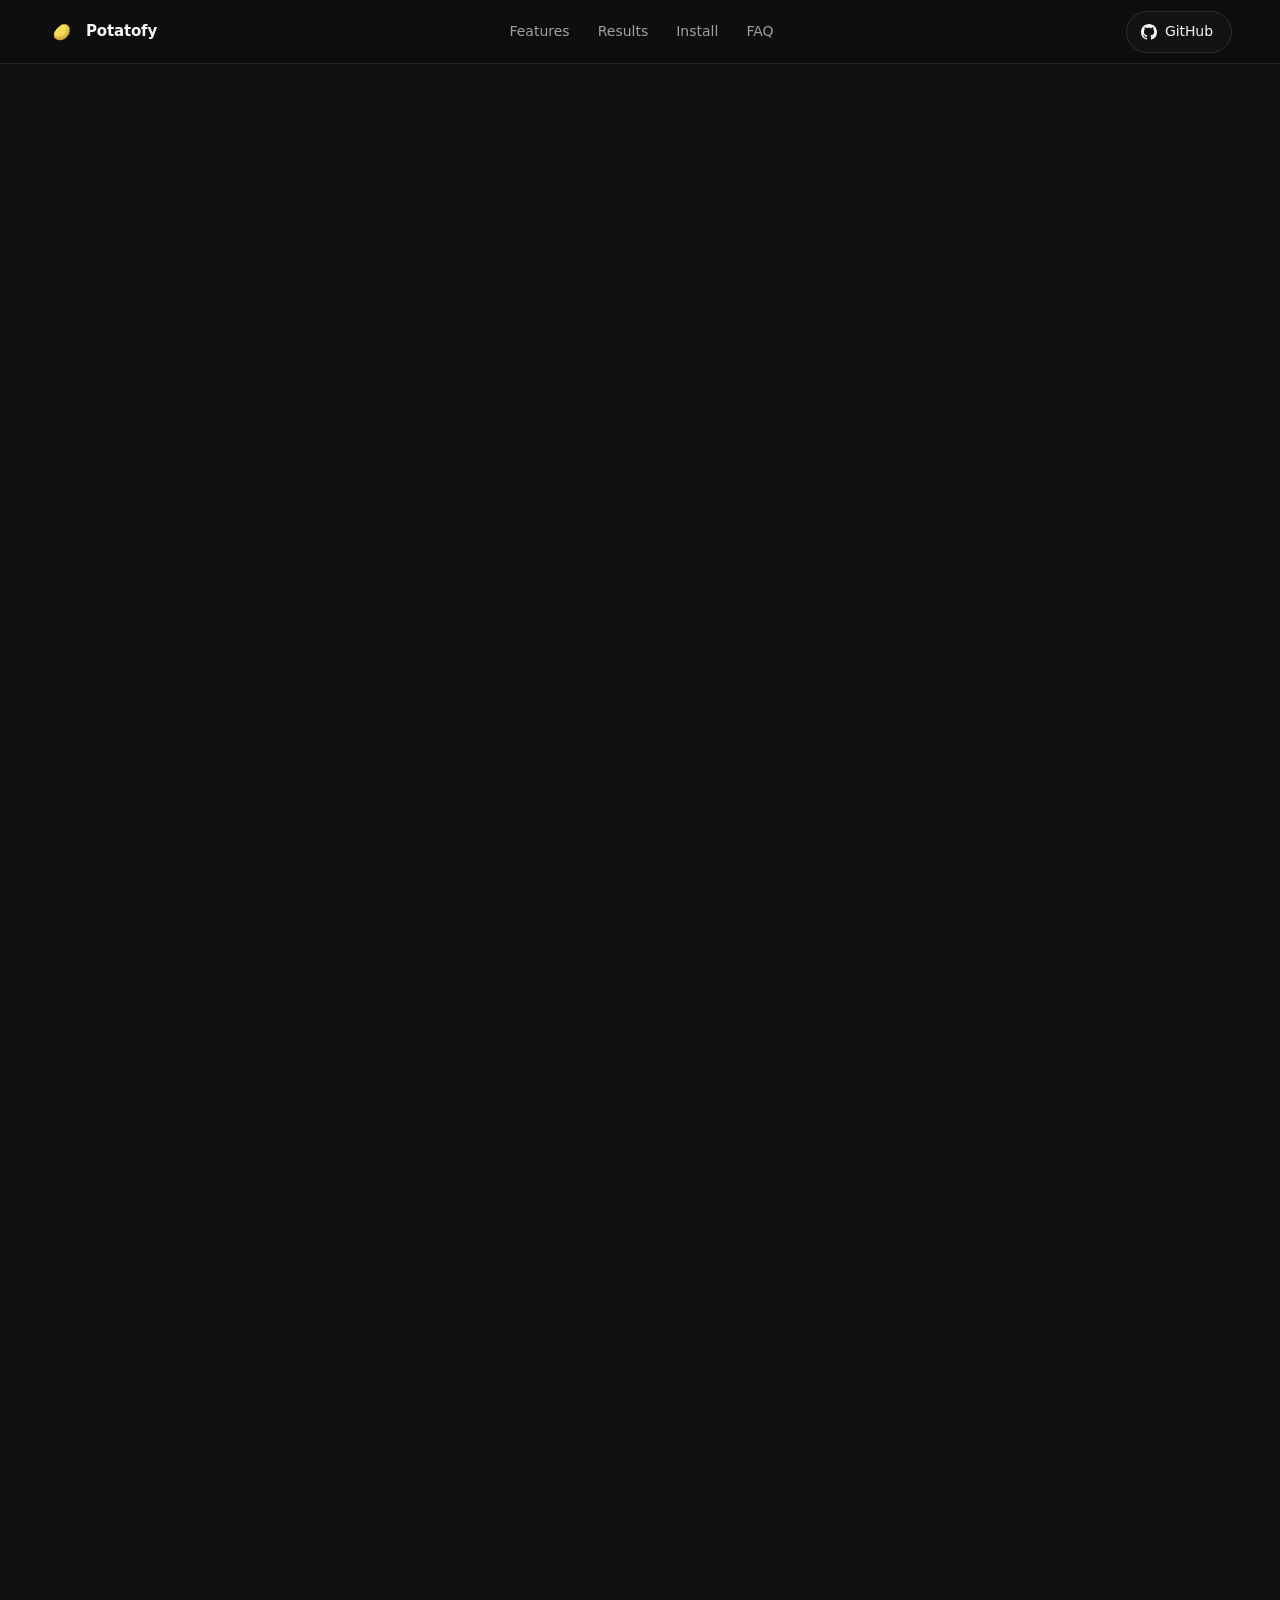
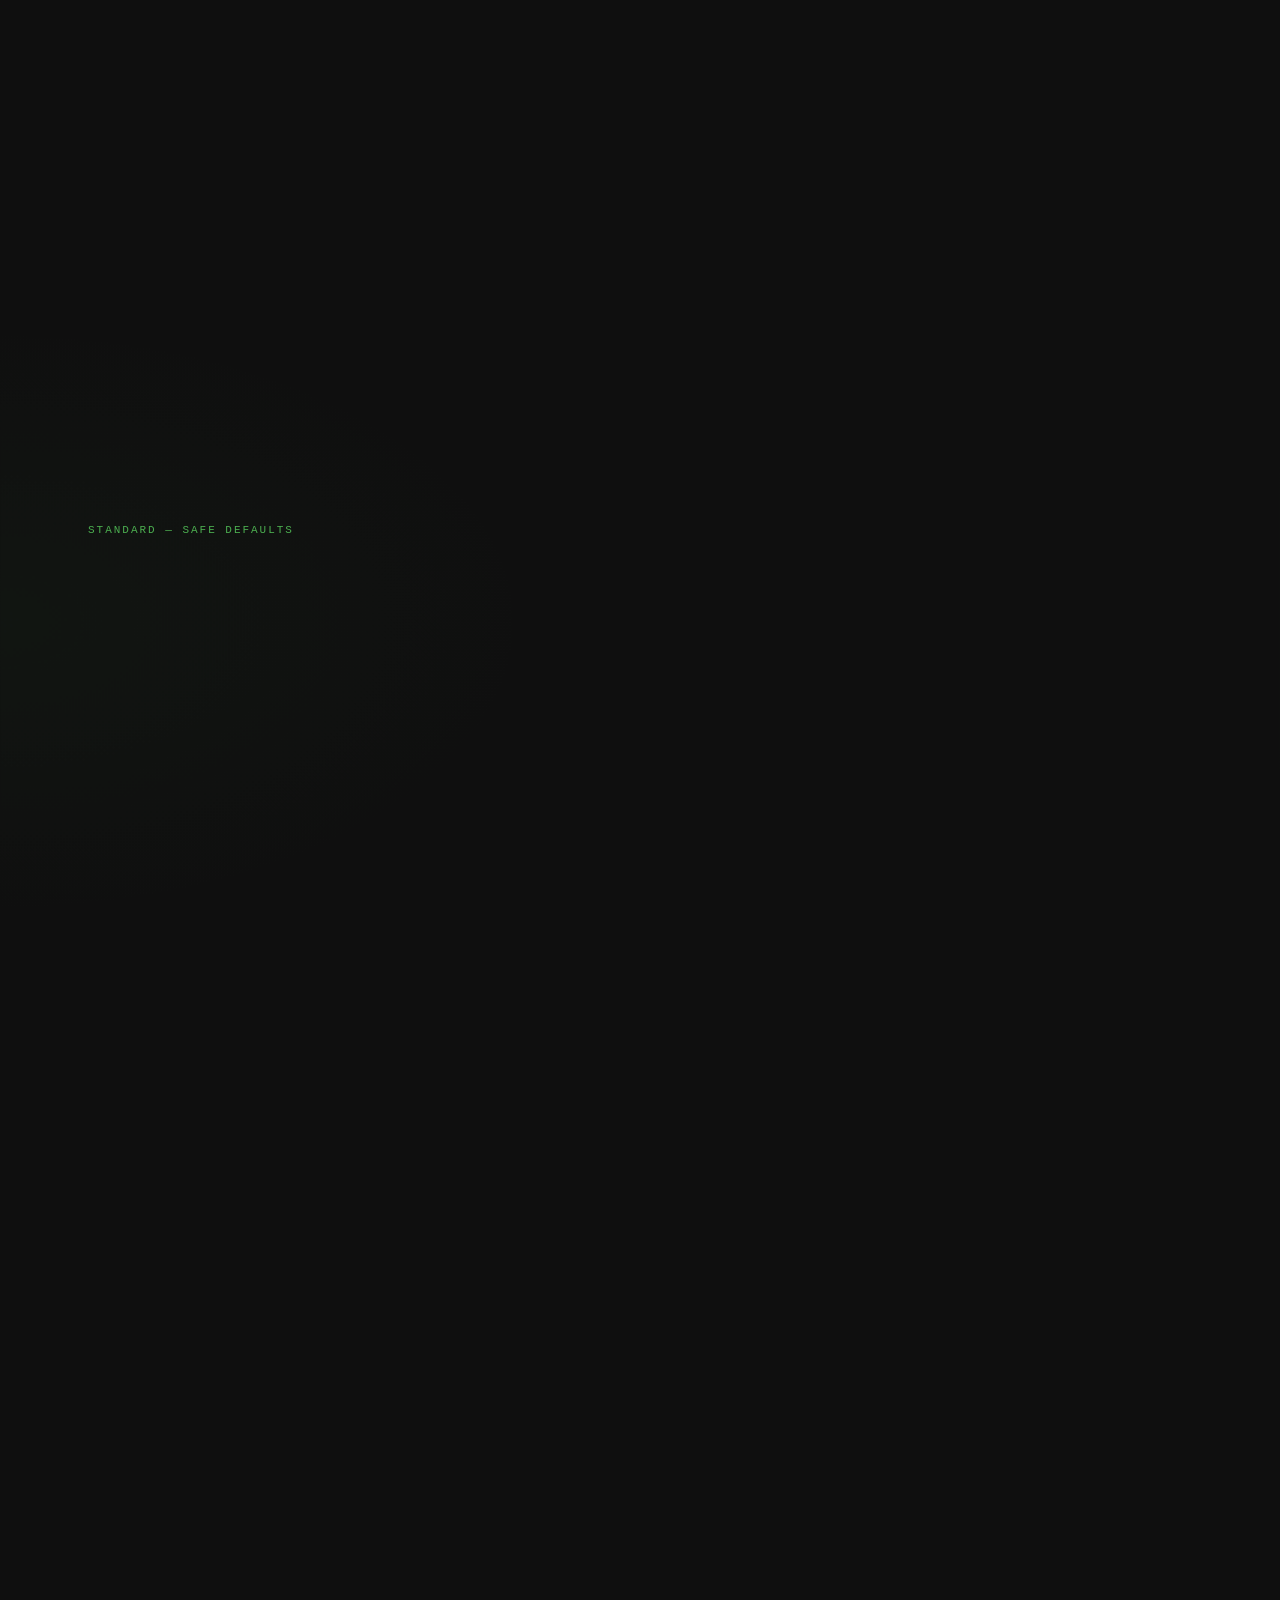
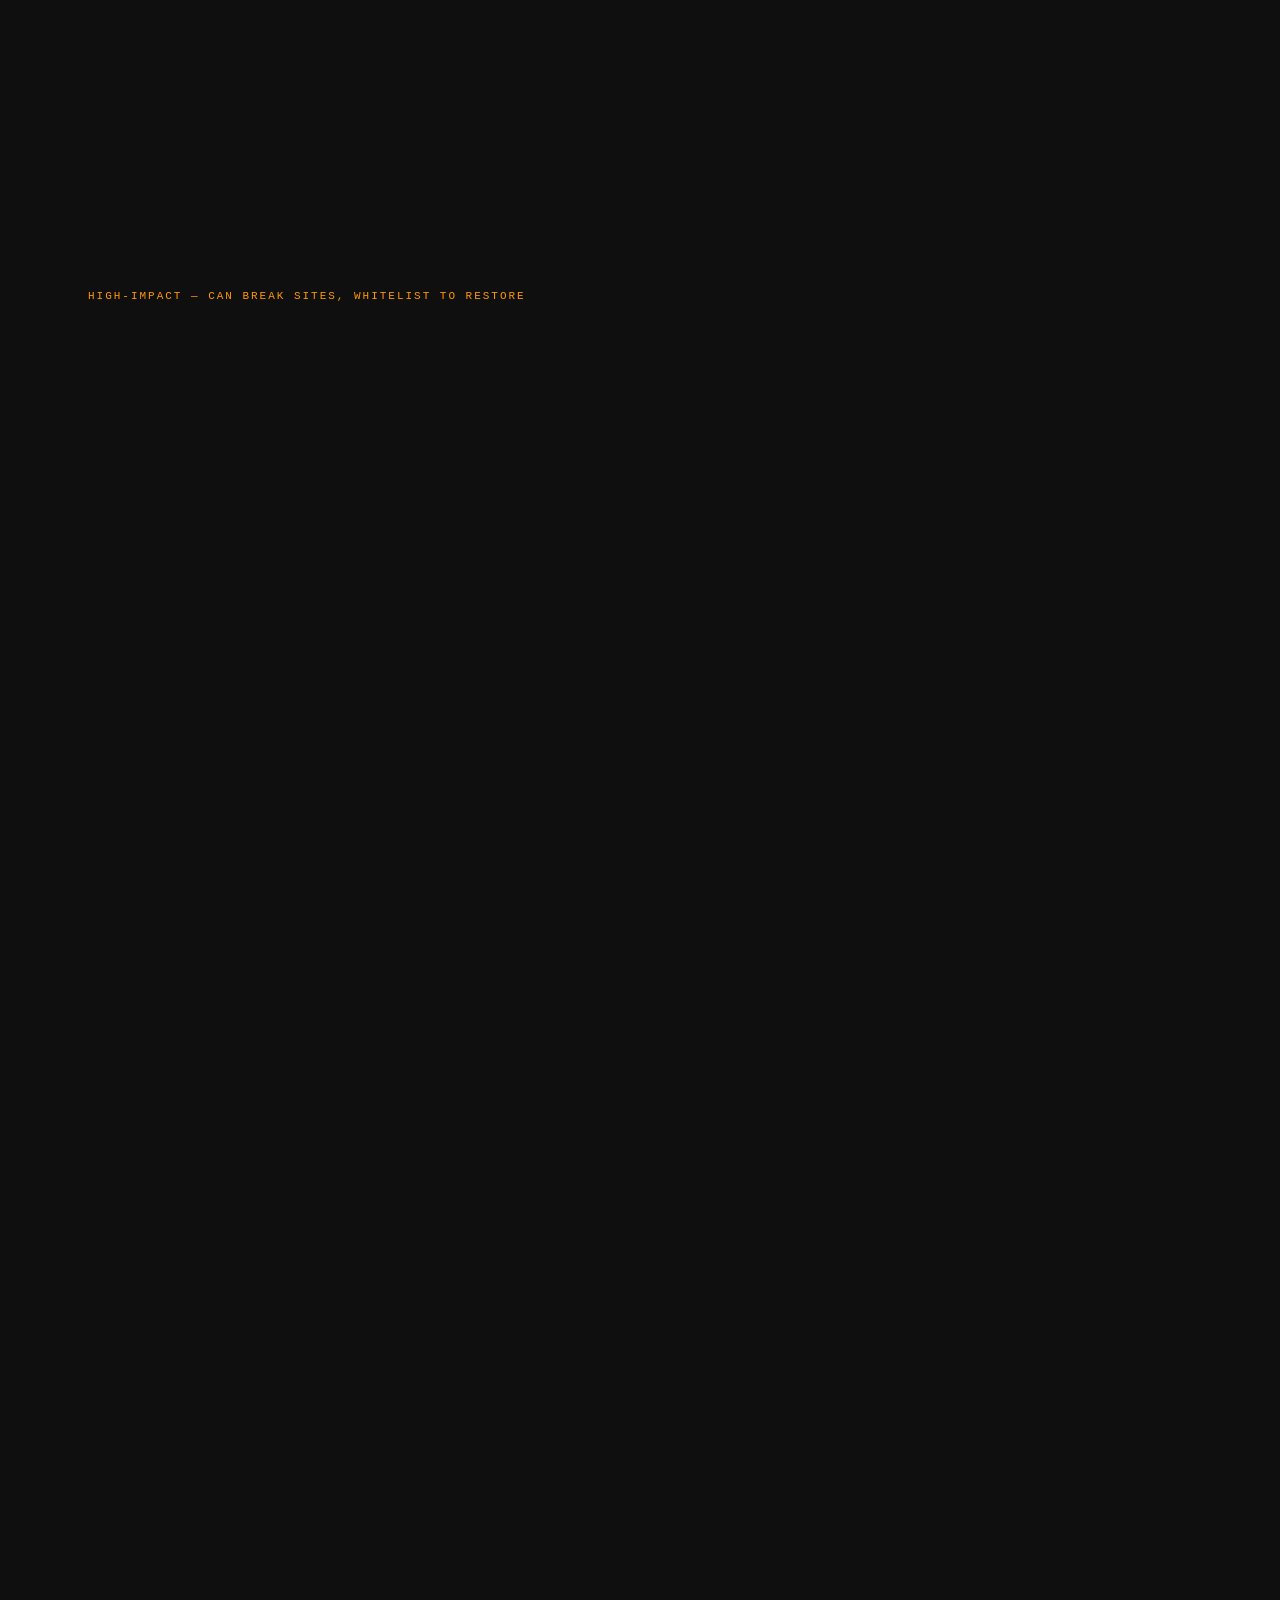
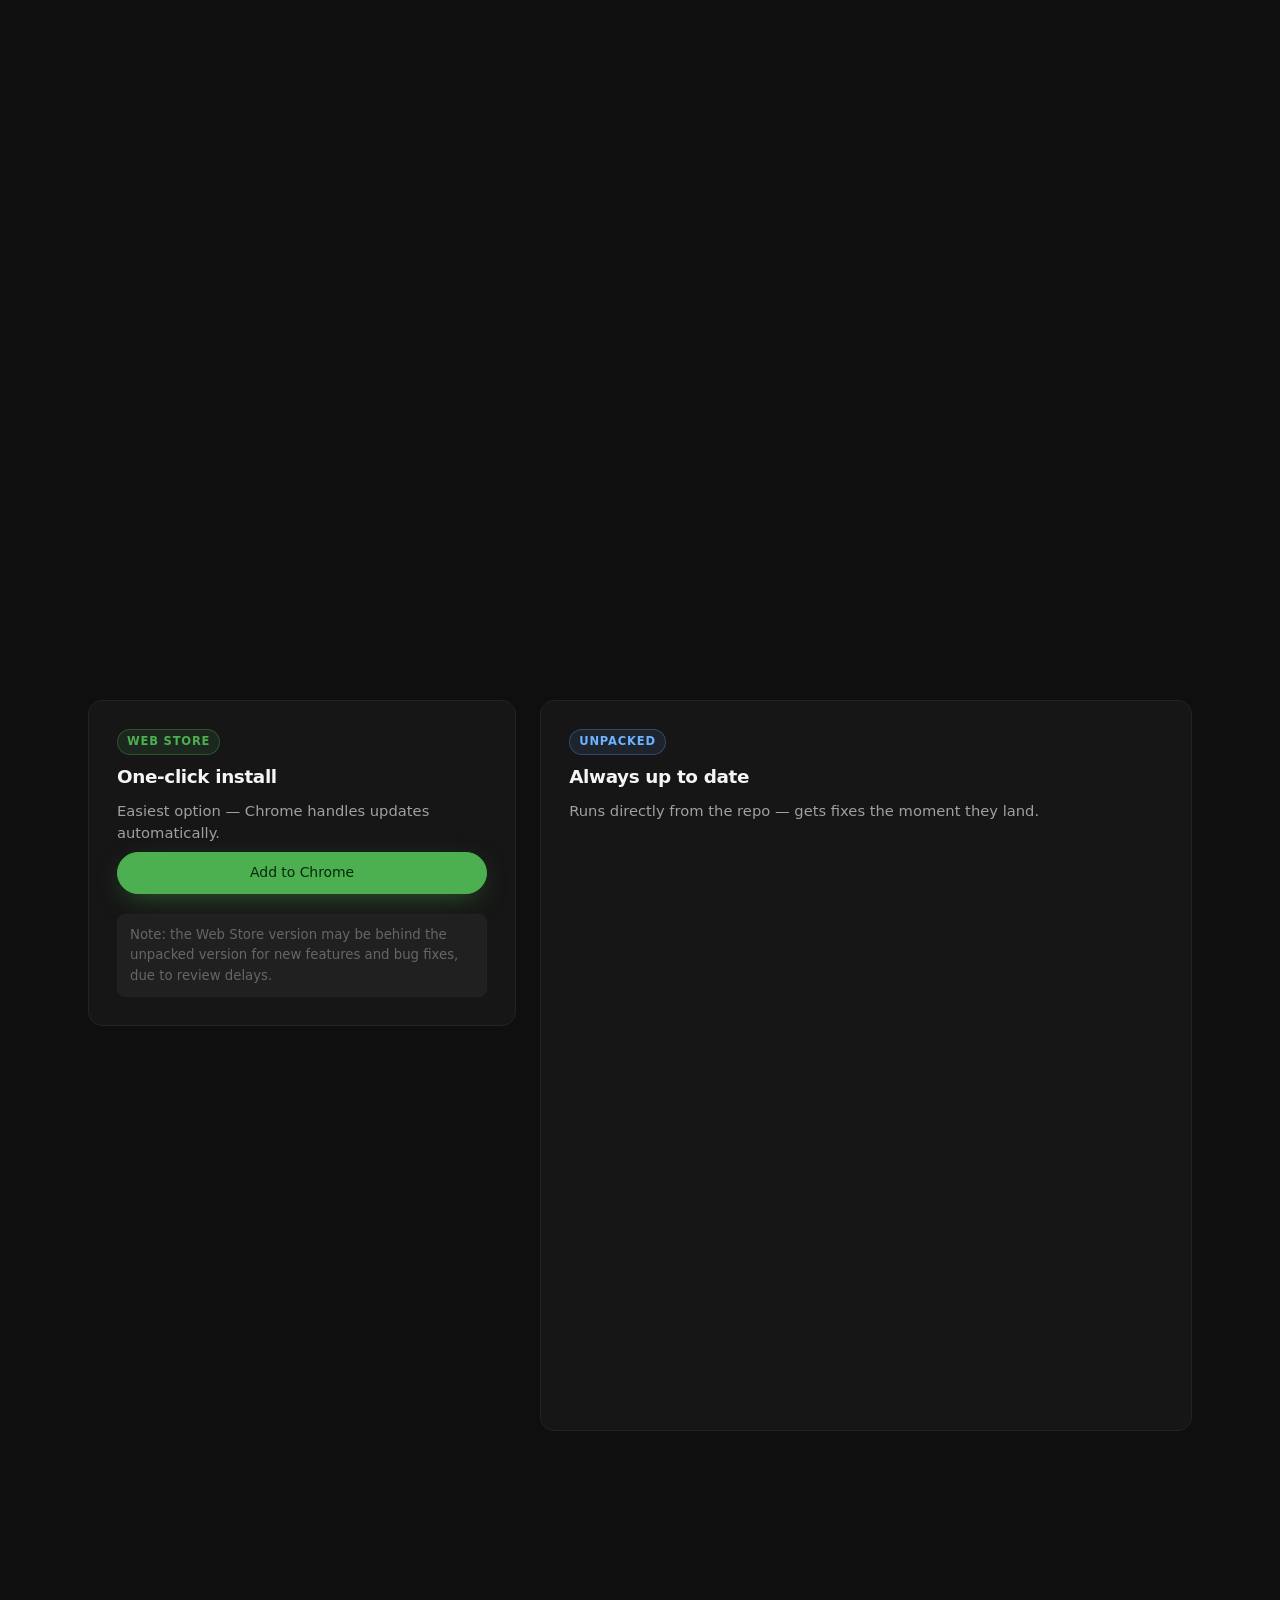
<file: docs/index.html>
<!doctype html>
<html lang="en">
<head>
  <meta charset="utf-8" />
  <meta name="viewport" content="width=device-width, initial-scale=1" />
  <meta name="color-scheme" content="dark" />
  <title>Potatofy - Browsing for the underpowered</title>
  <meta name="description" content="A Chrome extension that reclaims memory, GPU, and bandwidth on Raspberry Pi and low-spec hardware. Block trackers, suspend idle tabs, freeze background JavaScript, kill autoplay, block 3rd-party scripts, and more." />

  <meta property="og:title" content="Potatofy - Browsing for the underpowered" />
  <meta property="og:description" content="Reclaims ~784 MB of RAM on a Raspberry Pi 5. 16 features, 13 on by default." />
  <meta property="og:type" content="website" />
  <meta property="og:url" content="https://funnykid7.github.io/Potatofy-extension/" />
  <meta property="og:image" content="https://funnykid7.github.io/Potatofy-extension/assets/potato.png" />
  <meta name="twitter:card" content="summary_large_image" />

  <link rel="icon" type="image/svg+xml" href="assets/favicon.svg" />
  <link rel="alternate icon" href="assets/icon48.png" />
  <link rel="stylesheet" href="styles.css" />
  <meta http-equiv="Content-Security-Policy" content="default-src 'self'; style-src 'self'; img-src 'self' data:; script-src 'self'" />
  <meta http-equiv="X-Content-Type-Options" content="nosniff" />
</head>
<body>

<a class="skip-link" href="#main">Skip to content</a>

<header class="nav">
  <a class="nav-brand" href="#top" aria-label="Potatofy home">
    <img src="assets/icon48.png" alt="" class="nav-logo" width="28" height="28" />
    <span class="nav-wordmark">Potatofy</span>
  </a>
  <nav class="nav-links" aria-label="Primary">
    <a href="#features">Features</a>
    <a href="#numbers">Results</a>
    <a href="#install">Install</a>
    <a href="#faq">FAQ</a>
  </nav>
  <a class="btn btn-ghost btn-github" href="https://github.com/Funnykid7/Potatofy-extension" target="_blank" rel="noopener">
    <svg viewBox="0 0 16 16" width="16" height="16" aria-hidden="true" fill="currentColor"><path d="M8 0C3.58 0 0 3.58 0 8a8 8 0 0 0 5.47 7.59c.4.07.55-.17.55-.38 0-.19-.01-.82-.01-1.49-2.01.37-2.53-.49-2.69-.94-.09-.23-.48-.94-.82-1.13-.28-.15-.68-.52-.01-.53.63-.01 1.08.58 1.23.82.72 1.21 1.87.87 2.33.66.07-.52.28-.87.51-1.07-1.78-.2-3.64-.89-3.64-3.95 0-.87.31-1.59.82-2.15-.08-.2-.36-1.02.08-2.12 0 0 .67-.21 2.2.82.64-.18 1.32-.27 2-.27.68 0 1.36.09 2 .27 1.53-1.04 2.2-.82 2.2-.82.44 1.1.16 1.92.08 2.12.51.56.82 1.27.82 2.15 0 3.07-1.87 3.75-3.65 3.95.29.25.54.73.54 1.48 0 1.07-.01 1.93-.01 2.2 0 .21.15.46.55.38A8.01 8.01 0 0 0 16 8c0-4.42-3.58-8-8-8Z"/></svg>
    <span>GitHub</span>
  </a>
</header>

<main id="main">

<a id="top" tabindex="-1"></a>

<section class="hero">
  <div class="hero-grid">
    <div class="hero-copy">
      <p class="eyebrow">Chromium MV3 extension · v1.2.1</p>
      <h1 class="hero-headline">Browsing for the<br/><em>underpowered.</em></h1>
      <p class="hero-sub">Potatofy strips out the heavy parts of the modern web so a Raspberry Pi (or any low-spec box) can still browse without melting. 16 features, 13 on by default, nothing phoning home.</p>
      <div class="hero-cta">
        <a class="btn btn-primary" href="https://chromewebstore.google.com/detail/nlebndhmjpjklkdjagndaagmbpgdnbai" target="_blank" rel="noopener">
          <svg viewBox="0 0 24 24" width="16" height="16" aria-hidden="true" fill="none" stroke="currentColor" stroke-width="1.8" stroke-linecap="round" stroke-linejoin="round"><path d="M21 15v4a2 2 0 0 1-2 2H5a2 2 0 0 1-2-2v-4"/><polyline points="7 10 12 15 17 10"/><line x1="12" y1="15" x2="12" y2="3"/></svg>
          <span>Add to Chrome</span>
        </a>
        <a class="btn btn-ghost" href="#install">Install (unpacked)</a>
        <a class="btn btn-ghost" href="https://github.com/Funnykid7/Potatofy-extension" target="_blank" rel="noopener">
          <svg viewBox="0 0 16 16" width="16" height="16" aria-hidden="true" fill="currentColor"><path d="M8 0C3.58 0 0 3.58 0 8a8 8 0 0 0 5.47 7.59c.4.07.55-.17.55-.38 0-.19-.01-.82-.01-1.49-2.01.37-2.53-.49-2.69-.94-.09-.23-.48-.94-.82-1.13-.28-.15-.68-.52-.01-.53.63-.01 1.08.58 1.23.82.72 1.21 1.87.87 2.33.66.07-.52.28-.87.51-1.07-1.78-.2-3.64-.89-3.64-3.95 0-.87.31-1.59.82-2.15-.08-.2-.36-1.02.08-2.12 0 0 .67-.21 2.2.82.64-.18 1.32-.27 2-.27.68 0 1.36.09 2 .27 1.53-1.04 2.2-.82 2.2-.82.44 1.1.16 1.92.08 2.12.51.56.82 1.27.82 2.15 0 3.07-1.87 3.75-3.65 3.95.29.25.54.73.54 1.48 0 1.07-.01 1.93-.01 2.2 0 .21.15.46.55.38A8.01 8.01 0 0 0 16 8c0-4.42-3.58-8-8-8Z"/></svg>
          <span>GitHub</span>
        </a>
      </div>
    </div>

    <div class="hero-mock" aria-hidden="true">
      <div class="popup-mock">
        <div class="popup-head">
          <img src="assets/icon48.png" alt="" width="32" height="32" class="popup-logo" />
          <div class="popup-title">
            <strong>Potato<em>fy</em></strong>
            <span>guarding your potato</span>
          </div>
        </div>
        <div class="popup-stats">
          <div class="popup-stats-head">
            <span class="popup-stats-label">
              <select class="popup-scope-select" aria-label="Stats scope" tabindex="-1">
                <option>this session</option>
                <option>all-time</option>
              </select>
            </span>
            <span class="popup-stats-chip">example</span>
          </div>
          <div class="popup-stat-row">
            <span>RAM saved</span>
            <span class="num accent">784 MB</span>
          </div>
          <div class="popup-stat-row">
            <span>Bandwidth saved</span>
            <span class="num">12.4 MB</span>
          </div>
          <div class="popup-stat-row">
            <span>Time saved</span>
            <span class="num">~4.2 s</span>
          </div>
          <div class="popup-stat-row">
            <span>Requests blocked</span>
            <span class="num">312</span>
          </div>
          <div class="popup-stat-row">
            <span>3rd-party scripts</span>
            <span class="num warn">47</span>
          </div>
          <div class="popup-stat-row">
            <span>Tabs discarded</span>
            <span class="num">7</span>
          </div>
        </div>
        <div class="popup-section-label">Standard</div>
        <div class="popup-toggles">
          <div class="popup-toggle"><span>Block trackers &amp; ads</span><span class="sw on"></span></div>
          <div class="popup-toggle"><span>Suspend idle tabs</span><span class="sw on"></span></div>
          <div class="popup-toggle"><span>Freeze background JS</span><span class="sw on"></span></div>
          <div class="popup-toggle"><span>Lazy-load images</span><span class="sw on"></span></div>
          <div class="popup-toggle"><span>Kill heavy animations</span><span class="sw on"></span></div>
          <div class="popup-toggle"><span>Kill autoplay media</span><span class="sw on"></span></div>
          <div class="popup-toggle"><span>Strip prefetch hints</span><span class="sw on"></span></div>
          <div class="popup-toggle"><span>Pause background video</span><span class="sw on"></span></div>
        </div>
        <div class="popup-section-label popup-section-label--max">Maximum savings</div>
        <div class="popup-toggles">
          <div class="popup-toggle"><span>Block 3rd-party scripts</span><span class="sw on"></span></div>
          <div class="popup-toggle"><span>Block 3rd-party images</span><span class="sw on"></span></div>
          <div class="popup-toggle"><span>Site-specific killers</span><span class="sw on"></span></div>
          <div class="popup-toggle"><span>Defer video loading</span><span class="sw on"></span></div>
          <div class="popup-toggle"><span>Low-quality images</span><span class="sw"></span></div>
        </div>
        <div class="popup-section-label">Memory pressure</div>
        <div class="popup-toggles">
          <div class="popup-toggle"><span>Auto-discard on low RAM</span><span class="sw on"></span></div>
        </div>
      </div>
    </div>
  </div>
</section>

<section class="numbers" id="numbers">
  <div class="numbers-wrap">
    <p class="numbers-label">Peak memory reclaimed</p>
    <p class="numbers-stat"><span class="minus">-</span>784<span class="unit">MB</span></p>
    <p class="numbers-context">Measured on a Raspberry Pi 5 with 8 GB RAM, Chromium 148, identical browsing session. Roughly 17% of total peak memory, freed without changing how the web looks to you.</p>
  </div>
</section>

<section class="features" id="features">
  <header class="section-head">
    <h2>What it actually does.</h2>
    <p>Ten standard features and five aggressive maximum-savings features — four on by default (low-quality images is opt-in). Flip any off, or whitelist a site with one click.</p>
  </header>

  <p class="features-group-label">Standard — safe defaults</p>
  <div class="bento">
    <article class="card card-wide card-feature">
      <div class="card-icon" aria-hidden="true">
        <svg viewBox="0 0 24 24" width="22" height="22" fill="none" stroke="currentColor" stroke-width="1.6" stroke-linecap="round" stroke-linejoin="round"><path d="M12 2 4 5v7c0 4.5 3.5 8.5 8 10 4.5-1.5 8-5.5 8-10V5l-8-3Z"/></svg>
      </div>
      <h3>Blocks trackers, ads &amp; web fonts before they load.</h3>
      <p>Network-layer blocking via Chrome's declarative rules — no per-request CPU cost. 190 domains cover the usual analytics, ad networks, and font CDNs.</p>
    </article>

    <article class="card card-feature">
      <div class="card-icon" aria-hidden="true">
        <svg viewBox="0 0 24 24" width="22" height="22" fill="none" stroke="currentColor" stroke-width="1.6" stroke-linecap="round" stroke-linejoin="round"><rect x="3" y="6" width="18" height="13" rx="2"/><path d="M3 10h18"/><circle cx="7" cy="8" r=".5" fill="currentColor"/></svg>
      </div>
      <h3>Discards idle tabs.</h3>
      <p>If you haven't touched a tab in a configurable interval (default 5 min), it goes to sleep. The tab stays in your strip; the memory does not.</p>
    </article>

    <article class="card card-feature">
      <div class="card-icon" aria-hidden="true">
        <svg viewBox="0 0 24 24" width="22" height="22" fill="none" stroke="currentColor" stroke-width="1.6" stroke-linecap="round" stroke-linejoin="round"><circle cx="12" cy="12" r="9"/><path d="M12 7v5l3 2"/></svg>
      </div>
      <h3>Freezes background timeouts and animation frames.</h3>
      <p>When a tab is hidden, <code>setTimeout</code>, <code>requestAnimationFrame</code>, <code>setInterval</code>, and <code>requestIdleCallback</code> are all shadowed — including intervals that were already running before the tab hid. Switch back and everything, repeating timers included, resumes right where it left off.</p>
    </article>

    <article class="card card-feature">
      <div class="card-icon" aria-hidden="true">
        <svg viewBox="0 0 24 24" width="22" height="22" fill="none" stroke="currentColor" stroke-width="1.6" stroke-linecap="round" stroke-linejoin="round"><rect x="3" y="5" width="18" height="14" rx="2"/><path d="m10 9 5 3-5 3V9Z" fill="currentColor" stroke="none"/></svg>
      </div>
      <h3>Pauses background video.</h3>
      <p>The moment a tab loses focus, any playing video is paused. The decoder returns memory immediately, and playback resumes right where it left off when you switch back.</p>
    </article>

    <article class="card card-feature">
      <div class="card-icon" aria-hidden="true">
        <svg viewBox="0 0 24 24" width="22" height="22" fill="none" stroke="currentColor" stroke-width="1.6" stroke-linecap="round" stroke-linejoin="round"><path d="M4 12h8"/><path d="M4 6h16"/><path d="M4 18h12"/></svg>
      </div>
      <h3>Kills heavy CSS animations and prefetch hints.</h3>
      <p>Reduces all animation durations to near-zero and strips <code>preload</code>, <code>prefetch</code>, <code>preconnect</code>, and <code>modulepreload</code> link tags — the ones that load 40 things before you've read the first sentence.</p>
    </article>

    <article class="card card-feature">
      <div class="card-icon" aria-hidden="true">
        <svg viewBox="0 0 24 24" width="22" height="22" fill="none" stroke="currentColor" stroke-width="1.6" stroke-linecap="round" stroke-linejoin="round"><rect x="3" y="3" width="18" height="14" rx="2"/><path d="M3 9h18"/><path d="M8 21h8"/><path d="M12 17v4"/></svg>
      </div>
      <h3>Lazy-loads images and iframes.</h3>
      <p>Adds <code>loading=lazy</code>, <code>decoding=async</code>, and <code>fetchpriority=low</code> to images and iframes that don't already have them — stopping the browser from fetching off-screen assets the moment the page loads.</p>
    </article>

    <article class="card card-feature">
      <div class="card-icon" aria-hidden="true">
        <svg viewBox="0 0 24 24" width="22" height="22" fill="none" stroke="currentColor" stroke-width="1.6" stroke-linecap="round" stroke-linejoin="round"><path d="M9 18V5l12-2v13"/><circle cx="6" cy="18" r="3"/><circle cx="18" cy="16" r="3"/></svg>
      </div>
      <h3>Kills autoplay audio and video.</h3>
      <p>Strips the <code>autoplay</code> attribute and forces <code>preload=none</code> on audio elements, so media only starts loading when you decide to play it.</p>
    </article>

    <article class="card card-feature">
      <div class="card-icon" aria-hidden="true">
        <svg viewBox="0 0 24 24" width="22" height="22" fill="none" stroke="currentColor" stroke-width="1.6" stroke-linecap="round" stroke-linejoin="round"><path d="m5 12 5 5L20 7"/></svg>
      </div>
      <h3>Whitelist any site with one click.</h3>
      <p>Banking, video calls, sites that genuinely need full access. Open the popup, hit <em>Whitelist This Site</em>, done. All features are disabled for that host, instantly.</p>
    </article>

    <article class="card card-feature">
      <div class="card-icon" aria-hidden="true">
        <svg viewBox="0 0 24 24" width="22" height="22" fill="none" stroke="currentColor" stroke-width="1.6" stroke-linecap="round" stroke-linejoin="round"><rect x="3" y="6" width="18" height="13" rx="2"/><path d="M3 10h18"/><circle cx="7" cy="8" r=".5" fill="currentColor"/></svg>
      </div>
      <h3>Auto-discards tabs under memory pressure.</h3>
      <p>Monitors free system RAM every minute. If available memory drops below a configurable threshold (default 500 MB free), idle tabs are discarded automatically — before Chrome starts doing it for you in a less orderly way.</p>
    </article>

    <article class="card card-feature">
      <div class="card-icon" aria-hidden="true">
        <svg viewBox="0 0 24 24" width="22" height="22" fill="none" stroke="currentColor" stroke-width="1.6" stroke-linecap="round" stroke-linejoin="round"><path d="M21 15a2 2 0 0 1-2 2H7l-4 4V5a2 2 0 0 1 2-2h14a2 2 0 0 1 2 2z"/></svg>
      </div>
      <h3>Per-site JS and image kill, plus Boost mode.</h3>
      <p>The popup's <em>Kill JS here</em> and <em>Kill images here</em> buttons block all scripts or images on the current domain permanently. <em>Boost this tab</em> applies a temporary aggressive block on the current tab — useful for sites that are slow right now.</p>
    </article>
  </div>

  <p class="features-group-label features-group-label--max">High-impact — can break sites, whitelist to restore</p>
  <div class="bento bento-max">
    <article class="card card-feature card-wide-max">
      <div class="card-icon card-icon--warn" aria-hidden="true">
        <svg viewBox="0 0 24 24" width="22" height="22" fill="none" stroke="currentColor" stroke-width="1.6" stroke-linecap="round" stroke-linejoin="round"><path d="M10.29 3.86 1.82 18a2 2 0 0 0 1.71 3h16.94a2 2 0 0 0 1.71-3L13.71 3.86a2 2 0 0 0-3.42 0Z"/><line x1="12" y1="9" x2="12" y2="13"/><line x1="12" y1="17" x2="12.01" y2="17"/></svg>
      </div>
      <h3>Blocks all 3rd-party scripts.</h3>
      <p>Every script not served from the page's own domain is dropped at the network layer. This eliminates most trackers, chat widgets, A/B testing frameworks, and social embeds. It will break some sites — that's what the whitelist is for.</p>
    </article>

    <article class="card card-feature">
      <div class="card-icon card-icon--warn" aria-hidden="true">
        <svg viewBox="0 0 24 24" width="22" height="22" fill="none" stroke="currentColor" stroke-width="1.6" stroke-linecap="round" stroke-linejoin="round"><rect x="3" y="3" width="18" height="18" rx="2"/><path d="M3 9h18M9 21V9"/></svg>
      </div>
      <h3>Blocks 3rd-party images everywhere.</h3>
      <p>Foreground potato mode extends image blocking to all tabs, not just the current one. This stops ad networks from burning bandwidth on images you never asked for.</p>
    </article>

    <article class="card card-feature">
      <div class="card-icon card-icon--warn" aria-hidden="true">
        <svg viewBox="0 0 24 24" width="22" height="22" fill="none" stroke="currentColor" stroke-width="1.6" stroke-linecap="round" stroke-linejoin="round"><circle cx="12" cy="12" r="10"/><line x1="4.93" y1="4.93" x2="19.07" y2="19.07"/></svg>
      </div>
      <h3>Hides DOM bloat on YouTube, Reddit, Twitter, Facebook, and more.</h3>
      <p>Site-specific CSS rules target and hide the heaviest non-content elements per domain: YouTube comments and recommended sidebar, Reddit trending feeds, Twitter's trending column, Facebook's right rail, Amazon sponsored rows, LinkedIn ads, and GitHub promoted content. The page still loads fully — you just don't see the noise.</p>
      <div class="site-killers-list" aria-hidden="true">
        <span>YouTube</span><span>Reddit</span><span>Twitter / X</span><span>Facebook</span><span>Instagram</span><span>LinkedIn</span><span>Amazon</span><span>NYTimes</span><span>CNN</span><span>GitHub</span>
      </div>
    </article>

    <article class="card card-feature">
      <div class="card-icon card-icon--warn" aria-hidden="true">
        <svg viewBox="0 0 24 24" width="22" height="22" fill="none" stroke="currentColor" stroke-width="1.6" stroke-linecap="round" stroke-linejoin="round"><rect x="3" y="5" width="18" height="14" rx="2"/><path d="m10 9 5 3-5 3V9Z" fill="currentColor" stroke="none"/></svg>
      </div>
      <h3>Defers video loading until played.</h3>
      <p>Sets <code>preload=none</code> on every video on the page, so the browser doesn't pre-buffer video data before you actually hit play. On pages with several embedded videos, that adds up to real bandwidth and memory savings — especially on a slow or metered connection.</p>
    </article>

    <article class="card card-feature">
      <div class="card-icon card-icon--warn" aria-hidden="true">
        <svg viewBox="0 0 24 24" width="22" height="22" fill="none" stroke="currentColor" stroke-width="1.6" stroke-linecap="round" stroke-linejoin="round"><rect x="3" y="3" width="18" height="14" rx="2"/><path d="M3 9h18"/><path d="M8 21h8"/><path d="M12 17v4"/></svg>
      </div>
      <h3>Serves lower-quality images.</h3>
      <p>Strips <code>srcset</code> and <code>sizes</code> attributes so the browser falls back to the smallest available image source instead of a high-DPI one. Squeezes out extra bandwidth, but can visibly soften images on HiDPI displays — which is why it ships off by default.</p>
    </article>
  </div>
</section>

<section class="compare" aria-labelledby="compare-h">
  <header class="section-head">
    <h2 id="compare-h">Before. After.</h2>
    <p>Peak memory across the three biggest Chromium processes on a Raspberry Pi 5, same browsing session, same tabs.</p>
  </header>

  <div class="bars">
    <div class="bar-group">
      <div class="bar-label">
        <span class="bar-name">Without Potatofy</span>
        <span class="bar-total num">4,518 MB</span>
      </div>
      <div class="bar-track bar-track--full" role="img" aria-label="4,518 megabytes total peak memory without Potatofy">
        <div class="seg seg-gpu seg--w1860"><span>GPU 1,860</span></div>
        <div class="seg seg-rend seg--w1178"><span>Renderer 1,178</span></div>
        <div class="seg seg-brow seg--w608"><span>Browser 608</span></div>
      </div>
    </div>

    <div class="bar-group">
      <div class="bar-label">
        <span class="bar-name accent">With Potatofy</span>
        <span class="bar-total num accent">3,734 MB</span>
      </div>
      <div class="bar-track bar-track--w83" role="img" aria-label="3,734 megabytes total peak memory with Potatofy">
        <div class="seg seg-gpu seg--w1181"><span>GPU 1,181</span></div>
        <div class="seg seg-rend seg--w997"><span>Renderer 997</span></div>
        <div class="seg seg-brow seg--w532"><span>Browser 532</span></div>
      </div>
    </div>

    <ul class="bars-legend" aria-label="Bar segment legend">
      <li><span class="dot seg-gpu"></span>GPU process</li>
      <li><span class="dot seg-rend"></span>Main renderer</li>
      <li><span class="dot seg-brow"></span>Browser</li>
    </ul>
  </div>
</section>

<section class="install" id="install">
  <header class="section-head">
    <h2>Install in about a minute.</h2>
    <p>Two ways to get Potatofy — pick the one that suits you.</p>
  </header>

  <div class="install-paths">

    <div class="install-path">
      <div class="install-path-head">
        <span class="install-path-badge install-path-badge--store">Web Store</span>
        <h3>One-click install</h3>
        <p>Easiest option — Chrome handles updates automatically.</p>
        <a class="btn btn-primary" href="https://chromewebstore.google.com/detail/nlebndhmjpjklkdjagndaagmbpgdnbai" target="_blank" rel="noopener">Add to Chrome</a>
      </div>
      <p class="install-path-note">Note: the Web Store version may be behind the unpacked version for new features and bug fixes, due to review delays.</p>
    </div>

    <div class="install-path">
      <div class="install-path-head">
        <span class="install-path-badge install-path-badge--unpacked">Unpacked</span>
        <h3>Always up to date</h3>
        <p>Runs directly from the repo — gets fixes the moment they land.</p>
      </div>
      <ol class="steps">
        <li class="step">
          <div class="step-n">1</div>
          <div class="step-body">
            <h3>Clone the repo.</h3>
            <div class="clone">
              <code id="clone-cmd">git clone https://github.com/Funnykid7/Potatofy-extension.git</code>
              <button class="btn btn-mini" id="copy-btn" type="button" aria-label="Copy clone command">Copy</button>
            </div>
          </div>
        </li>
        <li class="step">
          <div class="step-n">2</div>
          <div class="step-body">
            <h3>Open <code>chrome://extensions</code> and turn on Developer mode.</h3>
            <p>The toggle is in the top-right corner. Same flow works on Chromium, Brave, Edge, and Arc.</p>
          </div>
        </li>
        <li class="step">
          <div class="step-n">3</div>
          <div class="step-body">
            <h3>Click <em>Load unpacked</em> and pick the cloned folder.</h3>
            <p>You should see a small potato icon land in your toolbar. Click it to configure features, whitelist sites, or check your savings stats.</p>
          </div>
        </li>
      </ol>
    </div>

  </div>
</section>

<section class="faq" id="faq">
  <header class="section-head">
    <h2>Common questions.</h2>
  </header>

  <div class="faq-list">
    <details>
      <summary>Will it break sites?</summary>
      <p>The Standard features (tab suspension, JS freeze, lazy images, animation kill, etc.) are conservative — they affect background behaviour and loading hints, not how content renders. The Maximum Savings features are more aggressive. <strong>Blocking 3rd-party scripts by default will break some sites</strong> — anything that relies on a CDN-hosted script for core functionality (certain payment flows, site-hosted Google Fonts, some login buttons). The fix is one click: open the popup and hit <em>Whitelist This Site</em>. The whitelist is per-domain and permanent until you remove it.</p>
    </details>
    <details>
      <summary>What is the "Maximum savings" section?</summary>
      <p>These are features that deliver the biggest gains but can cause breakage on some sites. Four of five are on by default: block 3rd-party scripts, block 3rd-party images in the foreground (Foreground Potato Mode), site-specific element killers, and defer video loading. The fifth — low-quality images — is off by default and opt-in. If a site stops working, open the popup, hit <em>Whitelist This Site</em>, and all features are suspended for that domain instantly. You can also toggle individual features off globally from the popup.</p>
    </details>
    <details>
      <summary>Why Raspberry Pi specifically?</summary>
      <p>Because the Pi is the loudest example of "modern hardware that should be enough but isn't, because the web is heavier than it should be." Potatofy works on any low-spec machine: old laptops, Chromebooks, mini PCs. The Pi is just where the difference is most dramatic.</p>
    </details>
    <details>
      <summary>What does "Boost this tab" do?</summary>
      <p>Boost installs a temporary, tab-scoped block on all 3rd-party scripts, images, and media for the current tab only, then reloads it. It is a one-tab version of the global 3rd-party block — useful for a site that is loading slowly right now without touching your global settings. The boost clears automatically when you navigate away from the domain or close the tab.</p>
    </details>
    <details>
      <summary>Does it phone home?</summary>
      <p>No. There is no analytics, no telemetry, no remote rule fetch. The whole rule list ships in the repo. Your settings can optionally sync to your Chrome profile via Chrome's own <code>chrome.storage.sync</code> (which routes through Google's servers). That is opt-in and off by default. We do not run any server.</p>
    </details>
    <details>
      <summary>Can I sync my settings across machines?</summary>
      <p>Yes, opt-in. Open the popup, go to the <em>Per-site &amp; storage</em> section, and toggle <em>Sync settings to Google</em>. Feature toggles sync immediately. Site lists (whitelist + per-site kill settings) only sync if you also toggle <em>Also sync site lists</em> — those describe your browsing habits so they default to local-only. Turning cloud sync off purges the remote copy.</p>
    </details>
    <details>
      <summary>Is it free?</summary>
      <p>Yes, and the source is GPLv3. Read it, change it, fork it.</p>
    </details>
    <details>
      <summary>Can I trust the numbers?</summary>
      <p>The before/after bar chart comes from a real Pi 5 with Chromium's built-in memory tracing, comparing the same set of tabs with and without the extension. The popup's own savings counter is an estimate based on per-event weights (e.g. 60 MB per tab discarded, 80 KB per blocked request) — not a kernel-level measurement. It is meant to show direction and relative impact, not lab precision.</p>
    </details>
  </div>
</section>

</main>

<footer class="foot">
  <div class="foot-grid">
    <div class="foot-brand">
      <img src="assets/icon48.png" alt="" width="28" height="28" />
      <div>
        <p class="foot-name">Potatofy</p>
        <p class="foot-tag">Made for Raspberry Pi and other potatoes.</p>
      </div>
    </div>
    <div class="foot-links">
      <a class="btn btn-ghost" href="https://github.com/Funnykid7/Potatofy-extension" target="_blank" rel="noopener">
        <svg viewBox="0 0 16 16" width="16" height="16" aria-hidden="true" fill="currentColor"><path d="M8 0C3.58 0 0 3.58 0 8a8 8 0 0 0 5.47 7.59c.4.07.55-.17.55-.38 0-.19-.01-.82-.01-1.49-2.01.37-2.53-.49-2.69-.94-.09-.23-.48-.94-.82-1.13-.28-.15-.68-.52-.01-.53.63-.01 1.08.58 1.23.82.72 1.21 1.87.87 2.33.66.07-.52.28-.87.51-1.07-1.78-.2-3.64-.89-3.64-3.95 0-.87.31-1.59.82-2.15-.08-.2-.36-1.02.08-2.12 0 0 .67-.21 2.2.82.64-.18 1.32-.27 2-.27.68 0 1.36.09 2 .27 1.53-1.04 2.2-.82 2.2-.82.44 1.1.16 1.92.08 2.12.51.56.82 1.27.82 2.15 0 3.07-1.87 3.75-3.65 3.95.29.25.54.73.54 1.48 0 1.07-.01 1.93-.01 2.2 0 .21.15.46.55.38A8.01 8.01 0 0 0 16 8c0-4.42-3.58-8-8-8Z"/></svg>
        <span>View on GitHub</span>
      </a>
      <a class="btn btn-ghost" href="privacy.html" rel="noopener">
        <svg viewBox="0 0 16 16" width="16" height="16" aria-hidden="true" fill="currentColor"><path d="M8 0C3.58 0 0 3.58 0 8s3.58 8 8 8 8-3.58 8-8-3.58-8-8-8zm1 11H7v2h2v-2zm0-8H7v6h2V3z"/></svg>
        <span>Privacy Policy</span>
      </a>
    </div>
    <p class="foot-meta">GPLv3 licensed. No trackers on this page either. v1.2.1</p>
  </div>
</footer>

<script src="script.js" defer></script>
</body>
</html>
</file>
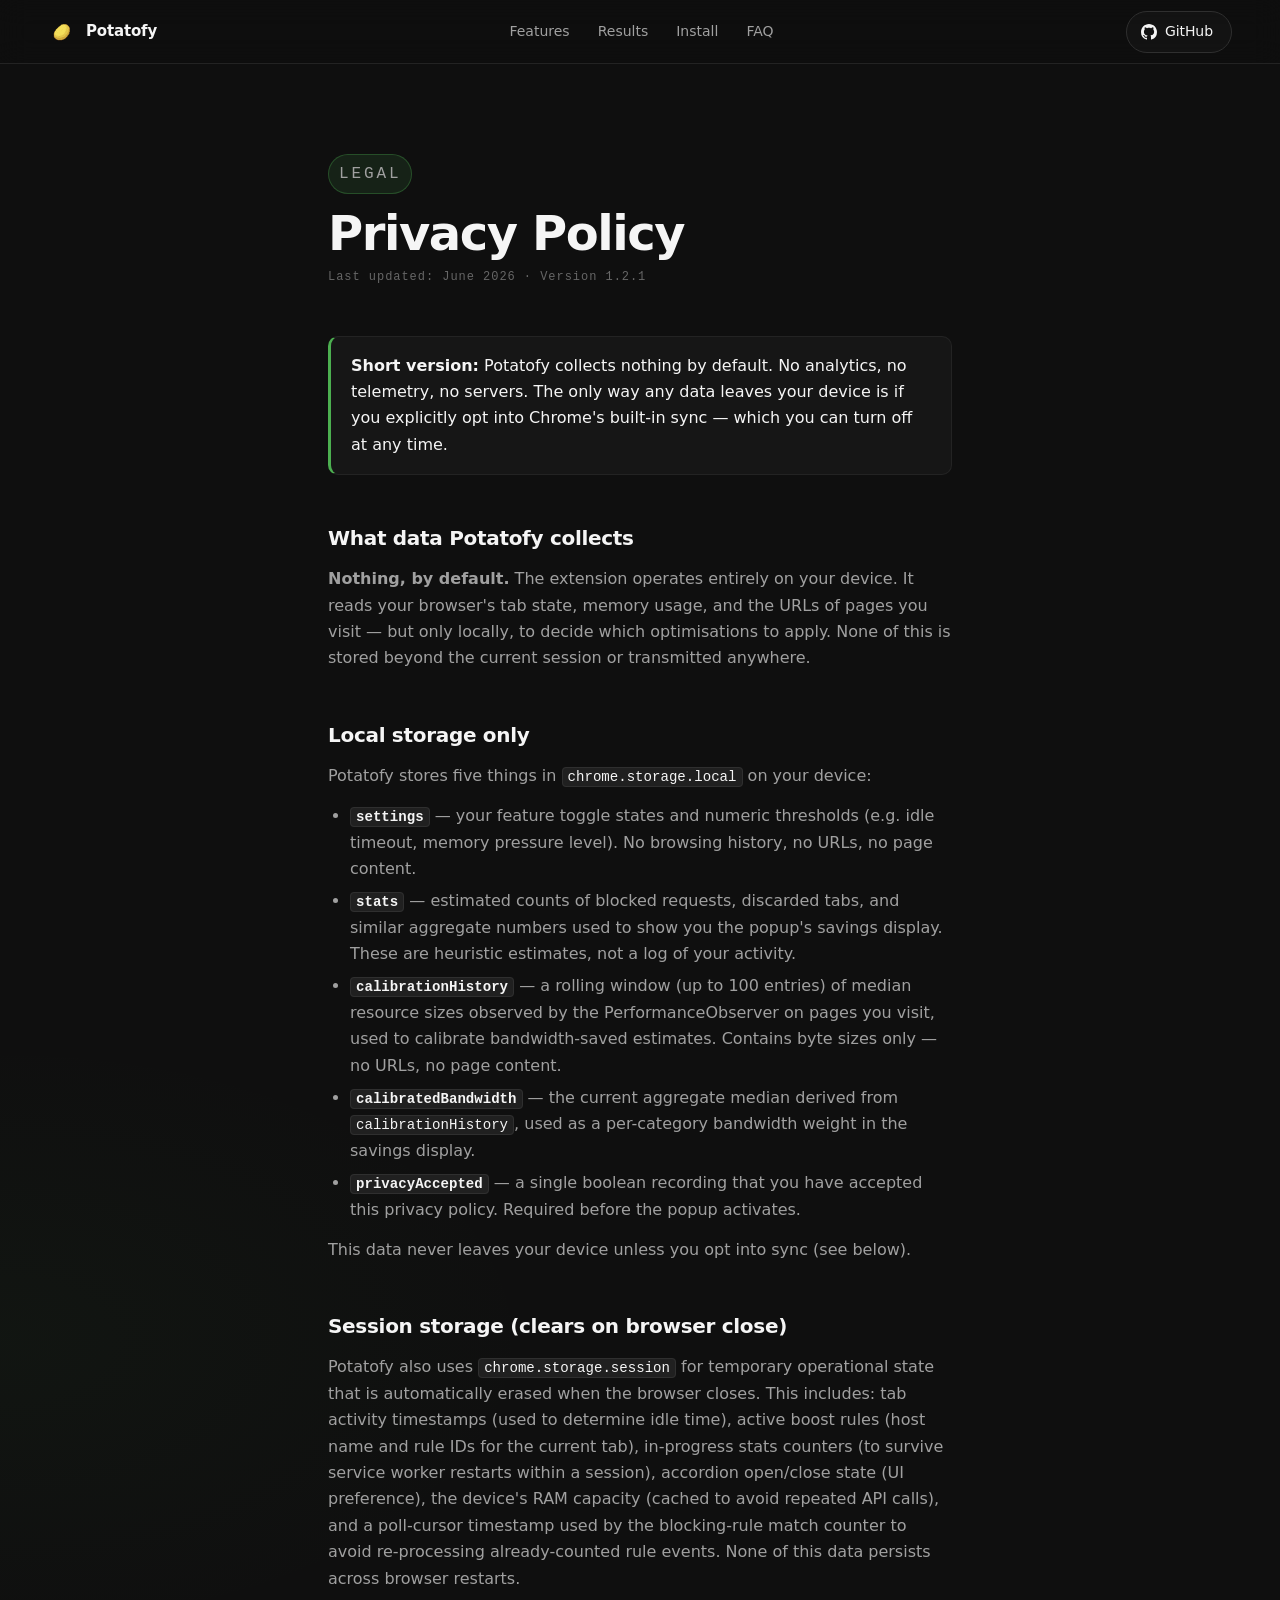
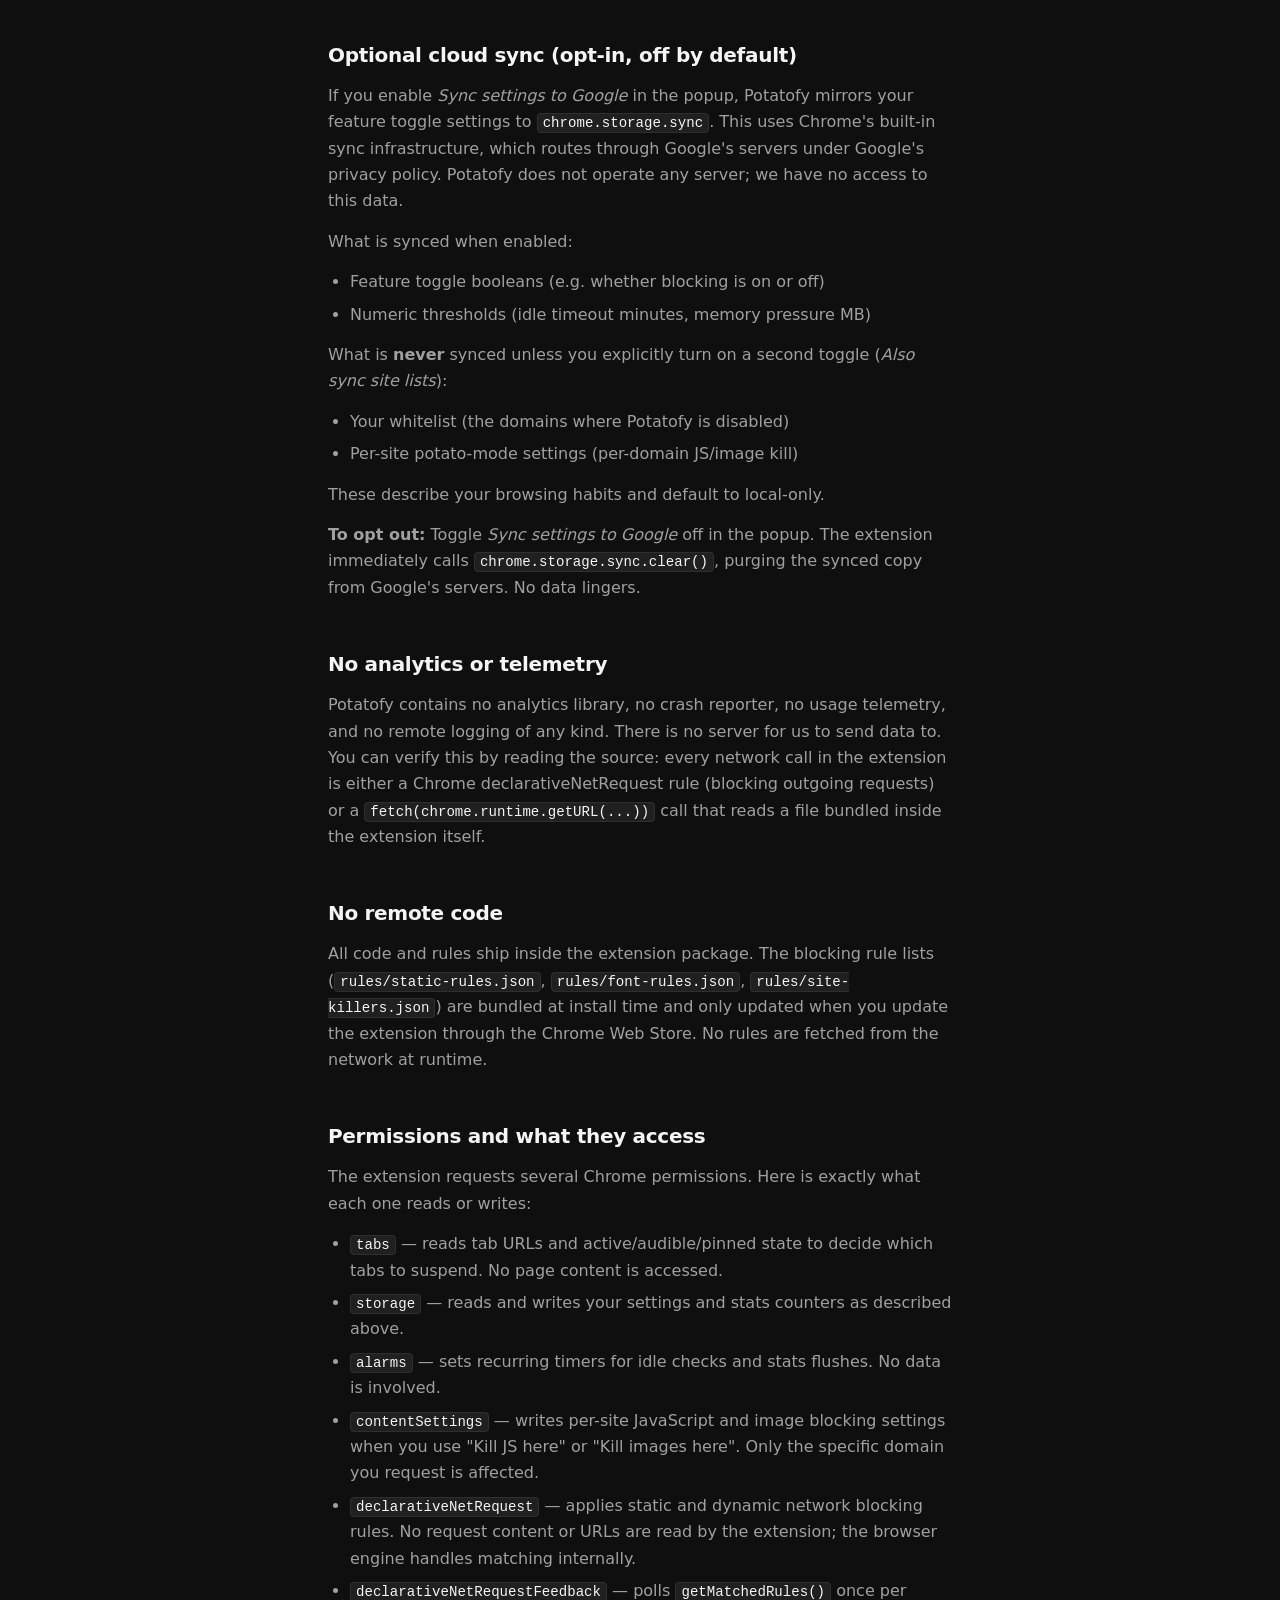
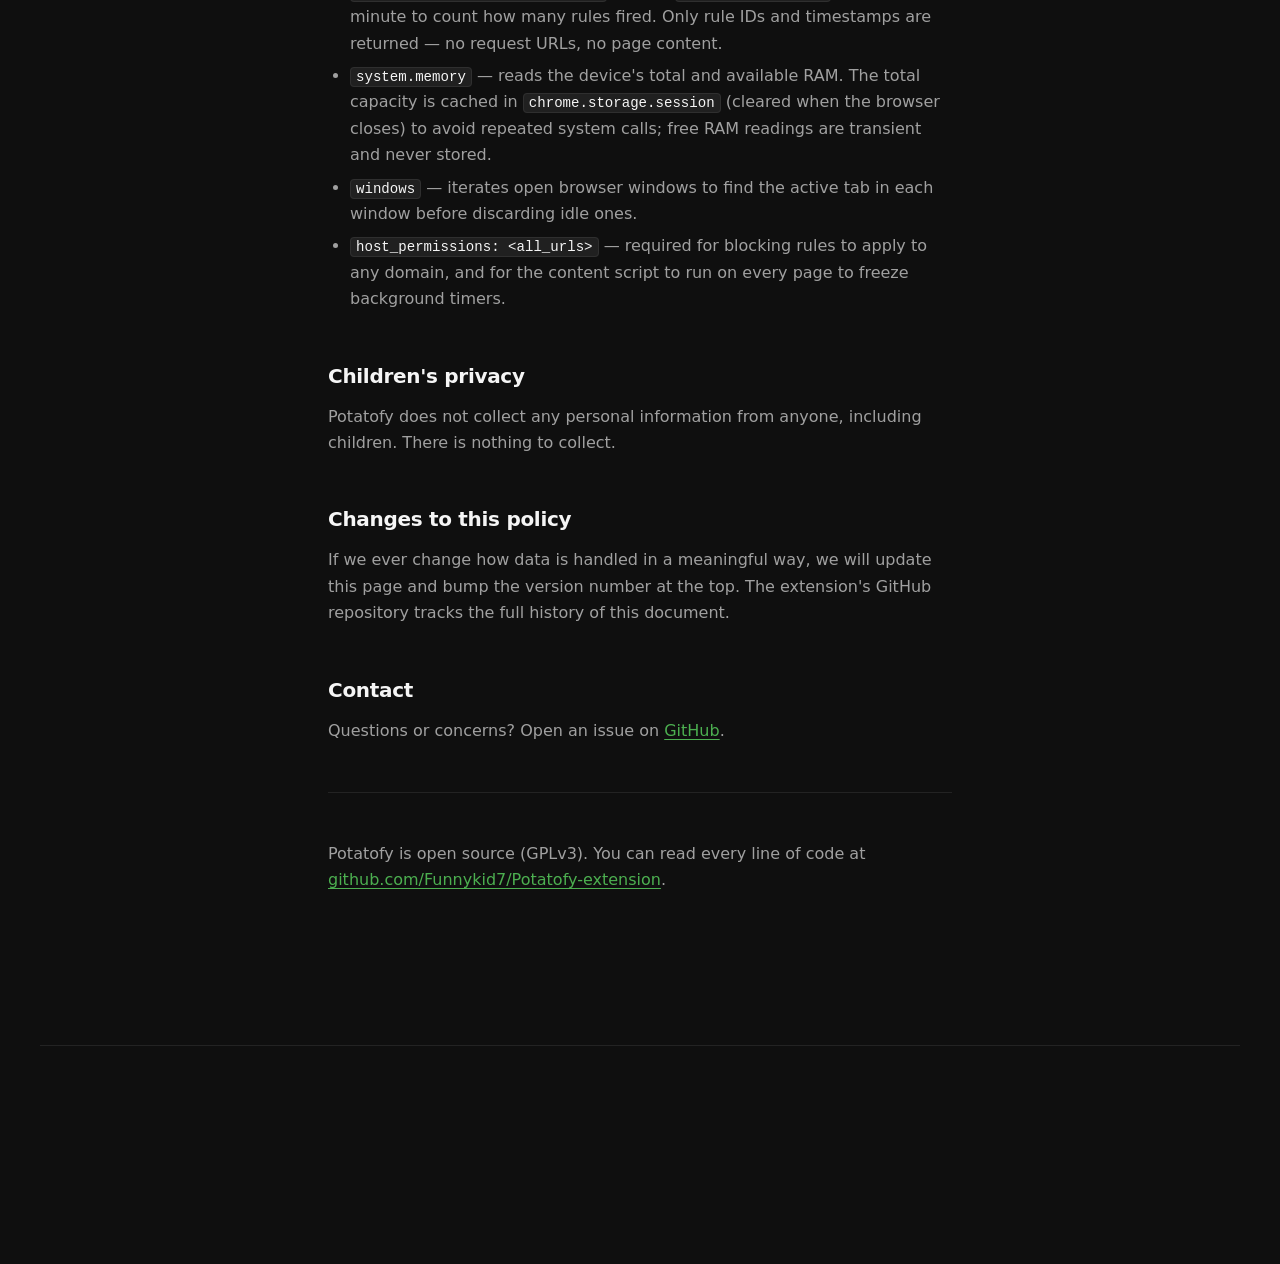
<file: docs/privacy.html>
<!doctype html>
<html lang="en">
<head>
  <meta charset="utf-8" />
  <meta name="viewport" content="width=device-width, initial-scale=1" />
  <meta name="color-scheme" content="dark" />
  <title>Privacy Policy — Potatofy</title>
  <meta name="description" content="Potatofy privacy policy. No analytics, no telemetry, no data collection by default." />
  <link rel="icon" type="image/svg+xml" href="assets/favicon.svg" />
  <link rel="alternate icon" href="assets/icon48.png" />
  <meta http-equiv="Content-Security-Policy" content="default-src 'self'; style-src 'self'; img-src 'self' data:; script-src 'self'" />
  <meta http-equiv="X-Content-Type-Options" content="nosniff" />
  <link rel="stylesheet" href="styles.css" />
  <link rel="stylesheet" href="privacy.css" />
</head>
<body>

<a class="skip-link" href="#main">Skip to content</a>

<header class="nav">
  <a class="nav-brand" href="index.html" aria-label="Potatofy home">
    <img src="assets/icon48.png" alt="" class="nav-logo" width="28" height="28" />
    <span class="nav-wordmark">Potatofy</span>
  </a>
  <nav class="nav-links" aria-label="Primary">
    <a href="index.html#features">Features</a>
    <a href="index.html#numbers">Results</a>
    <a href="index.html#install">Install</a>
    <a href="index.html#faq">FAQ</a>
  </nav>
  <a class="btn btn-ghost btn-github" href="https://github.com/Funnykid7/Potatofy-extension" target="_blank" rel="noopener">
    <svg viewBox="0 0 16 16" width="16" height="16" aria-hidden="true" fill="currentColor"><path d="M8 0C3.58 0 0 3.58 0 8a8 8 0 0 0 5.47 7.59c.4.07.55-.17.55-.38 0-.19-.01-.82-.01-1.49-2.01.37-2.53-.49-2.69-.94-.09-.23-.48-.94-.82-1.13-.28-.15-.68-.52-.01-.53.63-.01 1.08.58 1.23.82.72 1.21 1.87.87 2.33.66.07-.52.28-.87.51-1.07-1.78-.2-3.64-.89-3.64-3.95 0-.87.31-1.59.82-2.15-.08-.2-.36-1.02.08-2.12 0 0 .67-.21 2.2.82.64-.18 1.32-.27 2-.27.68 0 1.36.09 2 .27 1.53-1.04 2.2-.82 2.2-.82.44 1.1.16 1.92.08 2.12.51.56.82 1.27.82 2.15 0 3.07-1.87 3.75-3.65 3.95.29.25.54.73.54 1.48 0 1.07-.01 1.93-.01 2.2 0 .21.15.46.55.38A8.01 8.01 0 0 0 16 8c0-4.42-3.58-8-8-8Z"/></svg>
    <span>GitHub</span>
  </a>
</header>

<main id="main">
  <div class="prose">
    <p class="eyebrow">Legal</p>
    <h1>Privacy Policy</h1>
    <p class="updated">Last updated: June 2026 · Version 1.2.1</p>

    <div class="callout">
      <p><strong>Short version:</strong> Potatofy collects nothing by default. No analytics, no telemetry, no servers. The only way any data leaves your device is if you explicitly opt into Chrome's built-in sync — which you can turn off at any time.</p>
    </div>

    <h2>What data Potatofy collects</h2>
    <p><strong>Nothing, by default.</strong> The extension operates entirely on your device. It reads your browser's tab state, memory usage, and the URLs of pages you visit — but only locally, to decide which optimisations to apply. None of this is stored beyond the current session or transmitted anywhere.</p>

    <h2>Local storage only</h2>
    <p>Potatofy stores five things in <code>chrome.storage.local</code> on your device:</p>
    <ul>
      <li><strong><code>settings</code></strong> — your feature toggle states and numeric thresholds (e.g. idle timeout, memory pressure level). No browsing history, no URLs, no page content.</li>
      <li><strong><code>stats</code></strong> — estimated counts of blocked requests, discarded tabs, and similar aggregate numbers used to show you the popup's savings display. These are heuristic estimates, not a log of your activity.</li>
      <li><strong><code>calibrationHistory</code></strong> — a rolling window (up to 100 entries) of median resource sizes observed by the PerformanceObserver on pages you visit, used to calibrate bandwidth-saved estimates. Contains byte sizes only — no URLs, no page content.</li>
      <li><strong><code>calibratedBandwidth</code></strong> — the current aggregate median derived from <code>calibrationHistory</code>, used as a per-category bandwidth weight in the savings display.</li>
      <li><strong><code>privacyAccepted</code></strong> — a single boolean recording that you have accepted this privacy policy. Required before the popup activates.</li>
    </ul>
    <p>This data never leaves your device unless you opt into sync (see below).</p>

    <h2>Session storage (clears on browser close)</h2>
    <p>Potatofy also uses <code>chrome.storage.session</code> for temporary operational state that is automatically erased when the browser closes. This includes: tab activity timestamps (used to determine idle time), active boost rules (host name and rule IDs for the current tab), in-progress stats counters (to survive service worker restarts within a session), accordion open/close state (UI preference), the device's RAM capacity (cached to avoid repeated API calls), and a poll-cursor timestamp used by the blocking-rule match counter to avoid re-processing already-counted rule events. None of this data persists across browser restarts.</p>

    <h2>Optional cloud sync (opt-in, off by default)</h2>
    <p>If you enable <em>Sync settings to Google</em> in the popup, Potatofy mirrors your feature toggle settings to <code>chrome.storage.sync</code>. This uses Chrome's built-in sync infrastructure, which routes through Google's servers under Google's privacy policy. Potatofy does not operate any server; we have no access to this data.</p>
    <p>What is synced when enabled:</p>
    <ul>
      <li>Feature toggle booleans (e.g. whether blocking is on or off)</li>
      <li>Numeric thresholds (idle timeout minutes, memory pressure MB)</li>
    </ul>
    <p>What is <strong>never</strong> synced unless you explicitly turn on a second toggle (<em>Also sync site lists</em>):</p>
    <ul>
      <li>Your whitelist (the domains where Potatofy is disabled)</li>
      <li>Per-site potato-mode settings (per-domain JS/image kill)</li>
    </ul>
    <p>These describe your browsing habits and default to local-only.</p>
    <p><strong>To opt out:</strong> Toggle <em>Sync settings to Google</em> off in the popup. The extension immediately calls <code>chrome.storage.sync.clear()</code>, purging the synced copy from Google's servers. No data lingers.</p>

    <h2>No analytics or telemetry</h2>
    <p>Potatofy contains no analytics library, no crash reporter, no usage telemetry, and no remote logging of any kind. There is no server for us to send data to. You can verify this by reading the source: every network call in the extension is either a Chrome declarativeNetRequest rule (blocking outgoing requests) or a <code>fetch(chrome.runtime.getURL(...))</code> call that reads a file bundled inside the extension itself.</p>

    <h2>No remote code</h2>
    <p>All code and rules ship inside the extension package. The blocking rule lists (<code>rules/static-rules.json</code>, <code>rules/font-rules.json</code>, <code>rules/site-killers.json</code>) are bundled at install time and only updated when you update the extension through the Chrome Web Store. No rules are fetched from the network at runtime.</p>

    <h2>Permissions and what they access</h2>
    <p>The extension requests several Chrome permissions. Here is exactly what each one reads or writes:</p>
    <ul>
      <li><code>tabs</code> — reads tab URLs and active/audible/pinned state to decide which tabs to suspend. No page content is accessed.</li>
      <li><code>storage</code> — reads and writes your settings and stats counters as described above.</li>
      <li><code>alarms</code> — sets recurring timers for idle checks and stats flushes. No data is involved.</li>
      <li><code>contentSettings</code> — writes per-site JavaScript and image blocking settings when you use "Kill JS here" or "Kill images here". Only the specific domain you request is affected.</li>
      <li><code>declarativeNetRequest</code> — applies static and dynamic network blocking rules. No request content or URLs are read by the extension; the browser engine handles matching internally.</li>
      <li><code>declarativeNetRequestFeedback</code> — polls <code>getMatchedRules()</code> once per minute to count how many rules fired. Only rule IDs and timestamps are returned — no request URLs, no page content.</li>
      <li><code>system.memory</code> — reads the device's total and available RAM. The total capacity is cached in <code>chrome.storage.session</code> (cleared when the browser closes) to avoid repeated system calls; free RAM readings are transient and never stored.</li>
      <li><code>windows</code> — iterates open browser windows to find the active tab in each window before discarding idle ones.</li>
      <li><code>host_permissions: &lt;all_urls&gt;</code> — required for blocking rules to apply to any domain, and for the content script to run on every page to freeze background timers.</li>
    </ul>

    <h2>Children's privacy</h2>
    <p>Potatofy does not collect any personal information from anyone, including children. There is nothing to collect.</p>

    <h2>Changes to this policy</h2>
    <p>If we ever change how data is handled in a meaningful way, we will update this page and bump the version number at the top. The extension's GitHub repository tracks the full history of this document.</p>

    <h2>Contact</h2>
    <p>Questions or concerns? Open an issue on <a href="https://github.com/Funnykid7/Potatofy-extension/issues" target="_blank" rel="noopener">GitHub</a>.</p>

    <hr />
    <p class="prose-footnote">Potatofy is open source (GPLv3). You can read every line of code at <a href="https://github.com/Funnykid7/Potatofy-extension" target="_blank" rel="noopener">github.com/Funnykid7/Potatofy-extension</a>.</p>
  </div>
</main>

<footer class="foot">
  <div class="foot-grid">
    <div class="foot-brand">
      <img src="assets/icon48.png" alt="" width="28" height="28" />
      <div>
        <p class="foot-name">Potatofy</p>
        <p class="foot-tag">Made for Raspberry Pi and other potatoes.</p>
      </div>
    </div>
    <div class="foot-links">
      <a class="btn btn-ghost" href="https://github.com/Funnykid7/Potatofy-extension" target="_blank" rel="noopener">
        <svg viewBox="0 0 16 16" width="16" height="16" aria-hidden="true" fill="currentColor"><path d="M8 0C3.58 0 0 3.58 0 8a8 8 0 0 0 5.47 7.59c.4.07.55-.17.55-.38 0-.19-.01-.82-.01-1.49-2.01.37-2.53-.49-2.69-.94-.09-.23-.48-.94-.82-1.13-.28-.15-.68-.52-.01-.53.63-.01 1.08.58 1.23.82.72 1.21 1.87.87 2.33.66.07-.52.28-.87.51-1.07-1.78-.2-3.64-.89-3.64-3.95 0-.87.31-1.59.82-2.15-.08-.2-.36-1.02.08-2.12 0 0 .67-.21 2.2.82.64-.18 1.32-.27 2-.27.68 0 1.36.09 2 .27 1.53-1.04 2.2-.82 2.2-.82.44 1.1.16 1.92.08 2.12.51.56.82 1.27.82 2.15 0 3.07-1.87 3.75-3.65 3.95.29.25.54.73.54 1.48 0 1.07-.01 1.93-.01 2.2 0 .21.15.46.55.38A8.01 8.01 0 0 0 16 8c0-4.42-3.58-8-8-8Z"/></svg>
        <span>View on GitHub</span>
      </a>
    </div>
    <p class="foot-meta">GPLv3 licensed. No trackers on this page either. v1.2.1</p>
  </div>
</footer>

<script src="script.js" defer></script>
</body>
</html>
</file>
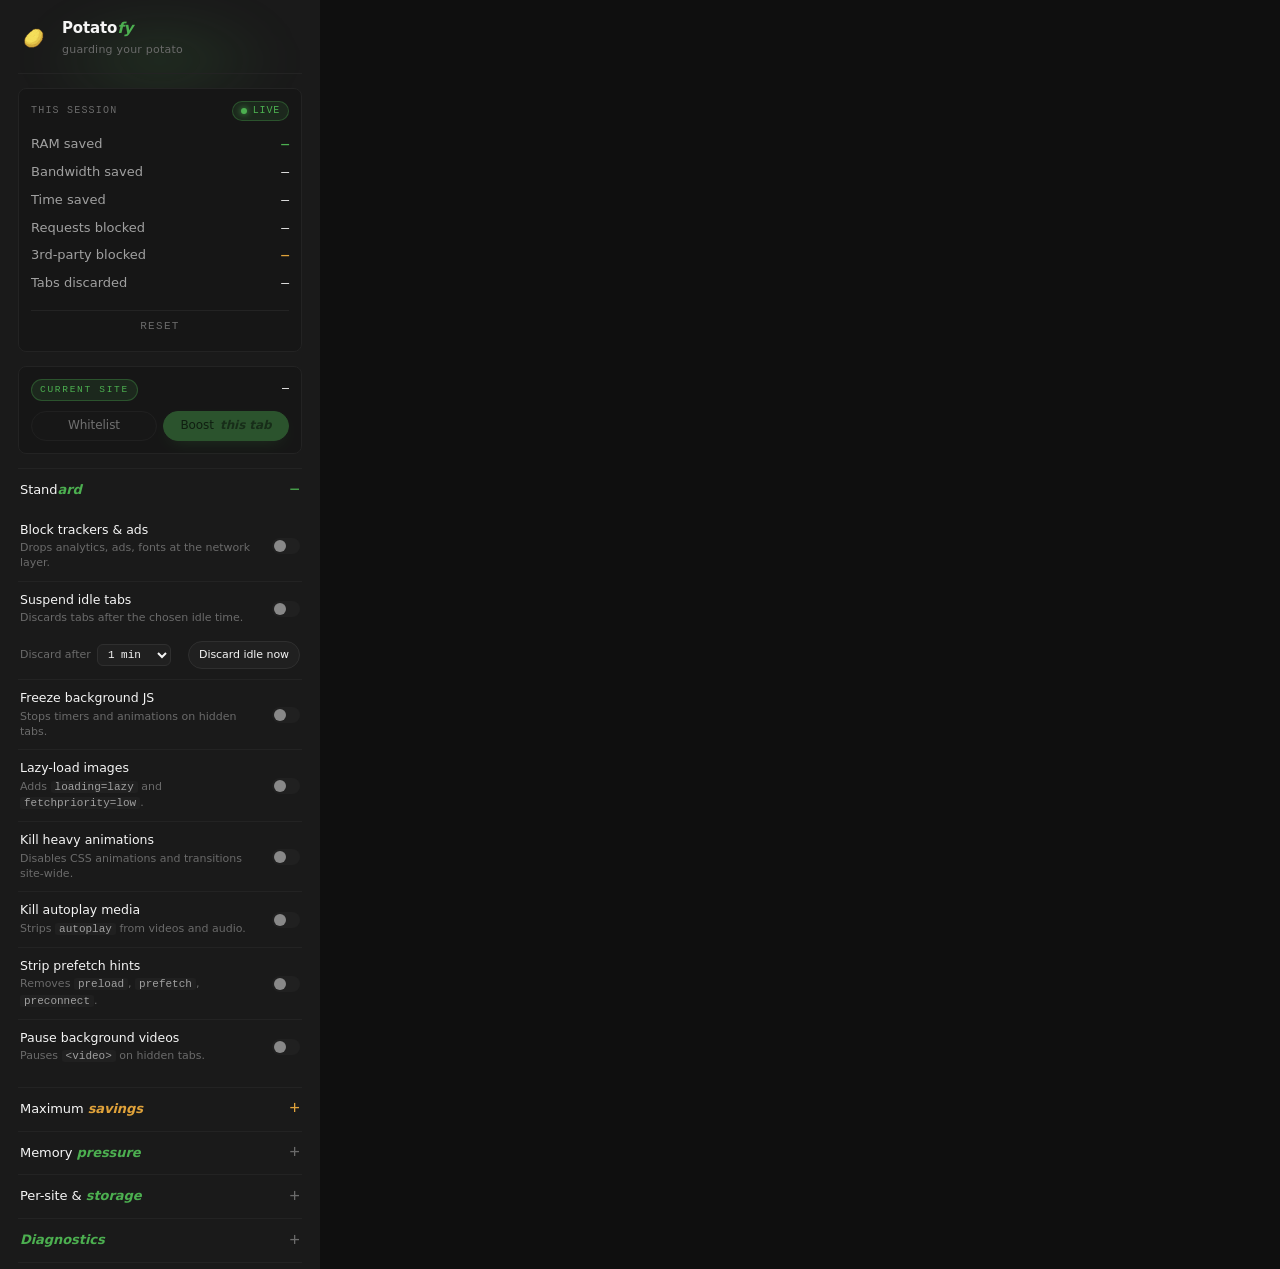
<file: popup/popup.html>
<!DOCTYPE html>
<html lang="en">
<head>
  <meta charset="UTF-8">
  <title>Potatofy</title>
  <link rel="stylesheet" href="popup.css">
</head>
<body>
  <div class="popup">

    <header class="popup-head">
      <img class="popup-logo" src="../icons/icon48.png" alt="" width="32" height="32">
      <div class="popup-title">
        <strong>Potato<em>fy</em></strong>
        <span>guarding your potato</span>
      </div>
    </header>

    <section class="popup-stats">
      <div class="popup-stats-head">
        <span class="popup-stats-label">
          <select id="stats-scope" class="stats-scope" aria-label="Stats scope">
            <option value="session">this session</option>
            <option value="lifetime">all-time</option>
          </select>
        </span>
        <span class="popup-stats-chip">live</span>
      </div>
      <div class="popup-stat-row">
        <span>RAM saved</span>
        <span class="num accent" id="stat-ram">—</span>
      </div>
      <div class="popup-stat-row">
        <span>Bandwidth saved</span>
        <span class="num" id="stat-bw">—</span>
      </div>
      <div class="popup-stat-row">
        <span>Time saved</span>
        <span class="num" id="stat-cpu">—</span>
      </div>
      <div class="popup-stat-row">
        <span>Requests blocked</span>
        <span class="num" id="stat-req">—</span>
      </div>
      <div class="popup-stat-row">
        <span>3rd-party blocked</span>
        <span class="num warn" id="stat-3p">—</span>
      </div>
      <div class="popup-stat-row">
        <span>Tabs discarded</span>
        <span class="num" id="stat-tabs">—</span>
      </div>
      <button id="stats-reset" class="stats-reset" type="button">Reset</button>
    </section>

    <section class="site-panel">
      <div class="site-head">
        <span class="eyebrow">Current site</span>
        <span id="current-hostname" class="site-host">—</span>
      </div>
      <div class="site-actions">
        <button id="whitelist-btn" class="btn-pill btn-ghost" disabled>Whitelist</button>
        <button id="boost-tab-btn" class="btn-pill btn-primary" disabled>Boost <em>this tab</em></button>
      </div>
    </section>

    <details class="section" data-section="standard" open>
      <summary>
        <span class="section-name">Stand<em>ard</em></span>
        <span class="section-meta" data-meta-for="standard"></span>
      </summary>
      <div class="popup-toggles">
        <div class="popup-toggle">
          <div class="popup-toggle-text">
            <label for="toggle-blocking">Block trackers &amp; ads</label>
            <p>Drops analytics, ads, fonts at the network layer.</p>
          </div>
          <label class="sw-wrap"><input type="checkbox" id="toggle-blocking"><span class="sw"></span></label>
        </div>

        <div class="popup-toggle popup-toggle--expand">
          <div class="popup-toggle-text">
            <label for="toggle-suspend">Suspend idle tabs</label>
            <p>Discards tabs after the chosen idle time.</p>
          </div>
          <label class="sw-wrap"><input type="checkbox" id="toggle-suspend"><span class="sw"></span></label>
        </div>
        <div class="sub-controls">
          <label class="inline-row">
            <span>Discard after</span>
            <select id="idle-threshold" class="threshold-select">
              <option value="1">1 min</option>
              <option value="3">3 min</option>
              <option value="5">5 min</option>
              <option value="10">10 min</option>
              <option value="15">15 min</option>
              <option value="30">30 min</option>
            </select>
          </label>
          <button id="discard-now-btn" class="btn-pill btn-mini" type="button">Discard idle now</button>
        </div>

        <div class="popup-toggle">
          <div class="popup-toggle-text">
            <label for="toggle-throttle">Freeze background JS</label>
            <p>Stops timers and animations on hidden tabs.</p>
          </div>
          <label class="sw-wrap"><input type="checkbox" id="toggle-throttle"><span class="sw"></span></label>
        </div>

        <div class="popup-toggle">
          <div class="popup-toggle-text">
            <label for="toggle-image-lazy">Lazy-load images</label>
            <p>Adds <code>loading=lazy</code> and <code>fetchpriority=low</code>.</p>
          </div>
          <label class="sw-wrap"><input type="checkbox" id="toggle-image-lazy"><span class="sw"></span></label>
        </div>

        <div class="popup-toggle">
          <div class="popup-toggle-text">
            <label for="toggle-animation">Kill heavy animations</label>
            <p>Disables CSS animations and transitions site-wide.</p>
          </div>
          <label class="sw-wrap"><input type="checkbox" id="toggle-animation"><span class="sw"></span></label>
        </div>

        <div class="popup-toggle">
          <div class="popup-toggle-text">
            <label for="toggle-autoplay">Kill autoplay media</label>
            <p>Strips <code>autoplay</code> from videos and audio.</p>
          </div>
          <label class="sw-wrap"><input type="checkbox" id="toggle-autoplay"><span class="sw"></span></label>
        </div>

        <div class="popup-toggle">
          <div class="popup-toggle-text">
            <label for="toggle-prefetch">Strip prefetch hints</label>
            <p>Removes <code>preload</code>, <code>prefetch</code>, <code>preconnect</code>.</p>
          </div>
          <label class="sw-wrap"><input type="checkbox" id="toggle-prefetch"><span class="sw"></span></label>
        </div>

        <div class="popup-toggle">
          <div class="popup-toggle-text">
            <label for="toggle-video">Pause background videos</label>
            <p>Pauses <code>&lt;video&gt;</code> on hidden tabs.</p>
          </div>
          <label class="sw-wrap"><input type="checkbox" id="toggle-video"><span class="sw"></span></label>
        </div>
      </div>
    </details>

    <details class="section section--max" data-section="max">
      <summary>
        <span class="section-name">Maximum <em>savings</em></span>
        <span class="section-meta" data-meta-for="max"></span>
      </summary>
      <div class="popup-toggles">
        <div class="popup-toggle">
          <div class="popup-toggle-text">
            <label for="toggle-3p-script">Block 3rd-party scripts</label>
            <p>Drops every script not from the page's own domain. May break sites.</p>
          </div>
          <label class="sw-wrap"><input type="checkbox" id="toggle-3p-script"><span class="sw"></span></label>
        </div>

        <div class="popup-toggle">
          <div class="popup-toggle-text">
            <label for="toggle-foreground-potato">Foreground potato mode</label>
            <p>Also blocks 3rd-party images everywhere.</p>
          </div>
          <label class="sw-wrap"><input type="checkbox" id="toggle-foreground-potato"><span class="sw"></span></label>
        </div>

        <div class="popup-toggle">
          <div class="popup-toggle-text">
            <label for="toggle-site-killers">Site-specific killers</label>
            <p>Hides DOM bloat on YouTube, Reddit, Twitter, Facebook…</p>
          </div>
          <label class="sw-wrap"><input type="checkbox" id="toggle-site-killers"><span class="sw"></span></label>
        </div>

        <div class="popup-toggle">
          <div class="popup-toggle-text">
            <label for="toggle-video-preload">Defer video loading</label>
            <p><code>preload=none</code> on every video; loads only on play.</p>
          </div>
          <label class="sw-wrap"><input type="checkbox" id="toggle-video-preload"><span class="sw"></span></label>
        </div>

        <div class="popup-toggle">
          <div class="popup-toggle-text">
            <label for="toggle-image-lq">Low-quality images</label>
            <p>Strips <code>srcset</code>. Can backfire on HiDPI.</p>
          </div>
          <label class="sw-wrap"><input type="checkbox" id="toggle-image-lq"><span class="sw"></span></label>
        </div>
      </div>
    </details>

    <details class="section" data-section="memory">
      <summary>
        <span class="section-name">Memory <em>pressure</em></span>
        <span class="section-meta" data-meta-for="memory"></span>
      </summary>
      <div class="popup-toggles">
        <div class="popup-toggle popup-toggle--expand">
          <div class="popup-toggle-text">
            <label for="toggle-pressure">Auto-discard on low RAM</label>
            <p>Discards idle tabs when free memory dips.</p>
          </div>
          <label class="sw-wrap"><input type="checkbox" id="toggle-pressure"><span class="sw"></span></label>
        </div>
        <div class="sub-controls">
          <label class="inline-row">
            <span>Trigger below</span>
            <select id="pressure-threshold" class="threshold-select">
              <option value="200">200 MB free</option>
              <option value="350">350 MB free</option>
              <option value="500">500 MB free</option>
              <option value="750">750 MB free</option>
              <option value="1000">1 GB free</option>
              <option value="1500">1.5 GB free</option>
            </select>
          </label>
        </div>
      </div>
    </details>

    <details class="section" data-section="site">
      <summary>
        <span class="section-name">Per-site &amp; <em>storage</em></span>
        <span class="section-meta" data-meta-for="site"></span>
      </summary>
      <div class="popup-toggles">
        <div class="site-kill-actions">
          <button id="kill-js-btn" class="btn-pill btn-ghost" disabled>Kill JS here</button>
          <button id="kill-img-btn" class="btn-pill btn-ghost" disabled>Kill images here</button>
        </div>

        <div class="popup-toggle">
          <div class="popup-toggle-text">
            <label for="toggle-cloud-sync">Sync settings to Google</label>
            <p>Syncs feature toggles only. Site lists stay on this device.</p>
          </div>
          <label class="sw-wrap"><input type="checkbox" id="toggle-cloud-sync"><span class="sw"></span></label>
        </div>

        <div class="popup-toggle">
          <div class="popup-toggle-text">
            <label for="toggle-sync-hosts">Also sync site lists</label>
            <p>Whitelist + potato-mode hosts will be stored in Google's cloud.</p>
          </div>
          <label class="sw-wrap"><input type="checkbox" id="toggle-sync-hosts"><span class="sw"></span></label>
        </div>

        <details class="nested-list" data-section="whitelist-nested">
          <summary>Whitelisted sites <span id="whitelist-count" class="meta-count">0</span></summary>
          <ul id="whitelist-list" class="host-list"></ul>
        </details>

        <details class="nested-list" data-section="potato-nested">
          <summary>Potato-mode sites <span id="potato-count" class="meta-count">0</span></summary>
          <ul id="potato-list" class="host-list"></ul>
        </details>
      </div>
    </details>

    <details class="section section--diag" data-section="diag">
      <summary>
        <span class="section-name"><em>Diagnostics</em></span>
      </summary>
      <div class="popup-toggles">
        <button id="run-tests-btn" class="btn-pill btn-mini" type="button">Run diagnostics</button>
        <div id="test-results" class="test-results hidden"></div>
      </div>
    </details>

  </div>

  <!-- Privacy Policy Accept Modal (shown on first-run) -->
  <div id="privacy-modal" class="modal" style="display: none;">
    <div class="modal-backdrop"></div>
    <div class="modal-box">
      <div class="modal-content">
        <h2>Privacy Policy</h2>
        <p>Potatofy respects your privacy. Before you start, please review our privacy policy:</p>
        <ul class="privacy-highlights">
          <li>✓ No analytics, telemetry, or tracking</li>
          <li>✓ Settings stored locally on your device</li>
          <li>✓ Optional cloud sync (off by default)</li>
          <li>✓ Open source — audit the code on GitHub</li>
        </ul>
        <a href="https://funnykid7.github.io/Potatofy-extension/privacy.html" target="_blank" rel="noopener noreferrer" class="btn-pill btn-primary btn-full">
          Read Full Privacy Policy
        </a>
      </div>
      <div class="modal-footer">
        <label class="consent-checkbox">
          <input type="checkbox" id="privacy-accept-check" />
          <span>I've read and accept the privacy policy</span>
        </label>
        <button id="privacy-accept-btn" class="btn-pill btn-primary" disabled>Accept & Continue</button>
      </div>
    </div>
  </div>

  <script type="module" src="tests.js"></script>
  <script type="module" src="popup.js"></script>
</body>
</html>
</file>
<file: docs/styles.css>
/* ============================================================
   Potatofy marketing site
   Dark theme, one accent (#4caf50), restrained motion.
   ============================================================ */

:root {
  --bg: #0f0f0f;
  --surface: #161616;
  --surface-2: #1a1a1a;
  --surface-3: #202020;
  --border: #232323;
  --border-strong: #2f2f2f;

  --text: #f5f5f5;
  --text-mute: #a0a0a0;
  --text-dim: #666666;

  --accent: #4caf50;
  --accent-soft: rgba(76, 175, 80, 0.12);
  --accent-border: rgba(76, 175, 80, 0.32);

  --gpu-color: #4caf50;
  --rend-color: #6ec1ff;
  --brow-color: #c08aff;

  --radius: 10px;
  --radius-lg: 14px;
  --radius-pill: 999px;

  --space-1: 0.5rem;
  --space-2: 1rem;
  --space-3: 1.5rem;
  --space-4: 2rem;
  --space-5: 3rem;
  --space-6: 5rem;
  --space-7: 7rem;

  --font-sans: -apple-system, BlinkMacSystemFont, "Segoe UI", Roboto, system-ui, "Helvetica Neue", Arial, sans-serif;
  --font-mono: ui-monospace, "SF Mono", "JetBrains Mono", Menlo, Consolas, monospace;

  --container: 1200px;
}

* { box-sizing: border-box; }

html, body {
  margin: 0;
  padding: 0;
  background: var(--bg);
  color: var(--text);
  font-family: var(--font-sans);
  font-size: 16px;
  line-height: 1.55;
  -webkit-font-smoothing: antialiased;
  text-rendering: optimizeLegibility;
}

body {
  overflow-x: hidden;
  background:
    radial-gradient(1200px 700px at 80% -10%, rgba(76, 175, 80, 0.06), transparent 60%),
    radial-gradient(900px 500px at 0% 30%, rgba(76, 175, 80, 0.04), transparent 60%),
    var(--bg);
}

img { max-width: 100%; display: block; }
a { color: inherit; text-decoration: none; }
button { font: inherit; cursor: pointer; }
code, .num { font-family: var(--font-mono); font-variant-numeric: tabular-nums; }

.skip-link {
  position: absolute;
  left: -9999px;
  top: 0;
  background: var(--accent);
  color: #000;
  padding: 8px 12px;
  border-radius: 6px;
  z-index: 100;
}
.skip-link:focus { left: 12px; top: 12px; }

:focus-visible {
  outline: 2px solid var(--accent);
  outline-offset: 3px;
  border-radius: 4px;
}

/* ============================================================
   NAV
   ============================================================ */

.nav {
  position: sticky;
  top: 0;
  z-index: 30;
  display: flex;
  align-items: center;
  justify-content: space-between;
  gap: var(--space-3);
  padding: 14px clamp(20px, 4vw, 48px);
  height: 64px;
  background: rgba(15, 15, 15, 0.72);
  backdrop-filter: blur(14px) saturate(140%);
  -webkit-backdrop-filter: blur(14px) saturate(140%);
  border-bottom: 1px solid var(--border);
}

.nav-brand {
  display: flex;
  align-items: center;
  gap: 10px;
  font-weight: 600;
  letter-spacing: -0.01em;
}
.nav-logo { border-radius: 6px; }
.nav-wordmark { font-size: 15px; }

.nav-links {
  display: flex;
  gap: 28px;
  font-size: 14px;
  color: var(--text-mute);
}
.nav-links a {
  position: relative;
  transition: color 180ms ease;
}
.nav-links a:hover { color: var(--text); }

/* ============================================================
   BUTTONS
   ============================================================ */

.btn {
  display: inline-flex;
  align-items: center;
  justify-content: center;
  gap: 8px;
  height: 42px;
  padding: 0 18px;
  border-radius: var(--radius-pill);
  font-size: 14px;
  font-weight: 500;
  letter-spacing: -0.005em;
  border: 1px solid transparent;
  transition: transform 140ms ease, background 180ms ease, border-color 180ms ease, color 180ms ease;
  white-space: nowrap;
}
.btn:active { transform: translateY(1px); }

.btn-primary {
  background: var(--accent);
  color: #062a09;
  border-color: var(--accent);
  box-shadow: 0 8px 28px -10px rgba(76, 175, 80, 0.6);
}
.btn-primary:hover { background: #5cb860; border-color: #5cb860; }

.btn-ghost {
  background: rgba(255, 255, 255, 0.02);
  color: var(--text);
  border-color: var(--border-strong);
}
.btn-ghost:hover {
  background: rgba(255, 255, 255, 0.05);
  border-color: #3a3a3a;
}

.btn-mini {
  height: 32px;
  padding: 0 12px;
  font-size: 12px;
  font-weight: 500;
  border-radius: 6px;
  background: var(--surface-3);
  color: var(--text);
  border: 1px solid var(--border-strong);
}
.btn-mini:hover { background: #2a2a2a; }
.btn-mini.copied { background: var(--accent); color: #062a09; border-color: var(--accent); }

.btn-github { padding-left: 14px; }

/* ============================================================
   GENERIC SECTION HEAD
   ============================================================ */

.section-head {
  max-width: 720px;
  margin: 0 0 var(--space-5);
}
.section-head h2 {
  font-size: clamp(2rem, 4.5vw, 3.25rem);
  line-height: 1.05;
  font-weight: 700;
  letter-spacing: -0.025em;
  margin: 0 0 12px;
}
.section-head p {
  font-size: 1.05rem;
  color: var(--text-mute);
  margin: 0;
  max-width: 60ch;
}

.eyebrow {
  display: inline-block;
  font-family: var(--font-mono);
  font-size: 11px;
  letter-spacing: 0.18em;
  text-transform: uppercase;
  color: var(--accent);
  background: var(--accent-soft);
  border: 1px solid var(--accent-border);
  padding: 6px 10px;
  border-radius: var(--radius-pill);
  margin: 0 0 var(--space-3);
}

/* ============================================================
   HERO
   ============================================================ */

.hero {
  position: relative;
  padding: clamp(48px, 7vw, 96px) clamp(20px, 4vw, 48px) clamp(64px, 9vw, 120px);
  max-width: var(--container);
  margin: 0 auto;
}

.hero-grid {
  display: grid;
  grid-template-columns: 1.15fr 1fr;
  align-items: center;
  gap: clamp(32px, 5vw, 80px);
}

.hero-copy { max-width: 620px; }

.hero-headline {
  font-size: clamp(2.5rem, 6vw, 4.75rem);
  line-height: 1.02;
  font-weight: 700;
  letter-spacing: -0.035em;
  margin: 0 0 var(--space-3);
}
.hero-headline em {
  font-style: italic;
  font-weight: 700;
  color: var(--accent);
  line-height: 1.1;
  padding-bottom: 4px;
  display: inline-block;
}

.hero-sub {
  font-size: clamp(1rem, 1.4vw, 1.15rem);
  color: var(--text-mute);
  max-width: 56ch;
  margin: 0 0 var(--space-4);
}

.hero-cta {
  display: flex;
  flex-wrap: wrap;
  gap: 12px;
}

/* Popup mockup (real recreation of the actual extension popup) */
.hero-mock {
  position: relative;
  display: flex;
  justify-content: center;
}
.hero-mock::before {
  content: "";
  position: absolute;
  inset: -40px -10px;
  background:
    radial-gradient(closest-side, rgba(76, 175, 80, 0.18), transparent 70%);
  filter: blur(20px);
  z-index: 0;
  pointer-events: none;
}

.popup-mock {
  position: relative;
  z-index: 1;
  width: 320px;
  background: var(--surface-2);
  border: 1px solid var(--border);
  border-radius: var(--radius-lg);
  padding: 18px;
  box-shadow:
    0 30px 80px -20px rgba(0, 0, 0, 0.7),
    0 0 0 1px rgba(255, 255, 255, 0.02) inset;
  transform: rotate(-1.5deg);
  transition: transform 400ms cubic-bezier(0.2, 0.8, 0.2, 1);
}
.hero-mock:hover .popup-mock { transform: rotate(0deg); }

.popup-head {
  display: flex;
  align-items: center;
  gap: 12px;
  padding-bottom: 14px;
  border-bottom: 1px solid var(--border);
  margin-bottom: 14px;
}
.popup-logo { border-radius: 7px; }
.popup-title strong {
  display: block;
  font-size: 15px;
  color: #f5f5f5;
  font-weight: 600;
}
.popup-title span {
  font-size: 11px;
  color: var(--text-dim);
}

.popup-stats {
  background: var(--surface);
  border: 1px solid var(--border);
  border-radius: 8px;
  padding: 12px;
  margin-bottom: 14px;
}
.popup-stats-head {
  display: flex;
  justify-content: space-between;
  align-items: center;
  margin-bottom: 10px;
}
.popup-stats-label {
  font-family: var(--font-mono);
  font-size: 10px;
  letter-spacing: 0.12em;
  text-transform: uppercase;
  color: var(--text-dim);
}
.popup-stats-chip {
  display: inline-flex;
  align-items: center;
  gap: 6px;
  font-family: var(--font-mono);
  font-size: 10px;
  letter-spacing: 0.08em;
  text-transform: uppercase;
  color: var(--accent);
  padding: 2px 6px;
  border-radius: 4px;
  background: var(--accent-soft);
  border: 1px solid var(--accent-border);
}
.popup-stats-chip::before {
  content: "";
  width: 6px; height: 6px;
  border-radius: 50%;
  background: var(--accent);
  box-shadow: 0 0 6px var(--accent);
}

.popup-stat-row {
  display: flex;
  justify-content: space-between;
  align-items: baseline;
  font-size: 13px;
  color: var(--text-mute);
  padding: 4px 0;
}
.popup-stat-row .num { color: var(--text); font-size: 13px; }
.popup-stat-row .num.accent { color: var(--accent); font-weight: 600; }
.popup-stat-row .num.warn { color: #ff9800; font-weight: 600; }

.popup-scope-select {
  font-family: var(--font-mono);
  font-size: 10px;
  letter-spacing: 0.12em;
  text-transform: uppercase;
  color: var(--text-dim);
  background: transparent;
  border: none;
  outline: none;
  cursor: default;
  pointer-events: none;
  -webkit-appearance: none;
  appearance: none;
}

.popup-section-label {
  font-family: var(--font-mono);
  font-size: 9.5px;
  letter-spacing: 0.14em;
  text-transform: uppercase;
  color: var(--text-dim);
  padding: 8px 4px 4px;
  margin-top: 6px;
  border-top: 1px solid var(--border);
}
.popup-section-label--max { color: #ff9800; opacity: 0.8; }

.popup-toggles {
  display: flex;
  flex-direction: column;
  gap: 2px;
}
.popup-toggle {
  display: flex;
  justify-content: space-between;
  align-items: center;
  font-size: 12.5px;
  color: var(--text);
  padding: 8px 4px;
  border-bottom: 1px solid var(--border);
}
.popup-toggle:last-child { border-bottom: 0; }

.sw {
  width: 28px;
  height: 16px;
  background: var(--surface-3);
  border-radius: var(--radius-pill);
  position: relative;
  transition: background 200ms ease;
}
.sw::after {
  content: "";
  position: absolute;
  top: 2px;
  left: 2px;
  width: 12px;
  height: 12px;
  background: #888;
  border-radius: 50%;
  transition: transform 200ms ease, background 200ms ease;
}
.sw.on { background: var(--accent); }
.sw.on::after { transform: translateX(12px); background: #062a09; }

/* ============================================================
   THE NUMBER
   ============================================================ */

.numbers {
  padding: clamp(64px, 9vw, 120px) clamp(20px, 4vw, 48px);
  max-width: var(--container);
  margin: 0 auto;
  text-align: center;
}
.numbers-wrap { display: inline-block; max-width: 900px; }

.numbers-label {
  font-family: var(--font-mono);
  font-size: 12px;
  letter-spacing: 0.2em;
  text-transform: uppercase;
  color: var(--text-dim);
  margin: 0 0 var(--space-3);
}

.numbers-stat {
  font-family: var(--font-mono);
  font-weight: 700;
  font-size: clamp(5rem, 17vw, 14rem);
  line-height: 0.92;
  letter-spacing: -0.05em;
  color: var(--accent);
  margin: 0 0 var(--space-3);
  display: inline-flex;
  align-items: baseline;
}
.numbers-stat .minus { font-weight: 500; opacity: 0.7; padding-right: 0.05em; }
.numbers-stat .unit {
  font-size: 0.22em;
  letter-spacing: 0.05em;
  margin-left: 0.18em;
  color: var(--accent);
  opacity: 0.85;
  font-weight: 600;
}

.numbers-context {
  font-size: 1.05rem;
  color: var(--text-mute);
  max-width: 56ch;
  margin: 0 auto;
}

/* ============================================================
   FEATURES (bento with rhythm)
   ============================================================ */

.features {
  padding: clamp(56px, 8vw, 100px) clamp(20px, 4vw, 48px);
  max-width: var(--container);
  margin: 0 auto;
}

.bento {
  display: grid;
  grid-template-columns: repeat(12, 1fr);
  gap: 16px;
}

.card {
  background: var(--surface);
  border: 1px solid var(--border);
  border-radius: var(--radius-lg);
  padding: clamp(20px, 2.4vw, 28px);
  transition: border-color 200ms ease, transform 200ms ease, background 200ms ease;
}
.card:hover {
  border-color: #303030;
  background: #181818;
}

.card-feature h3 {
  font-size: 1.12rem;
  font-weight: 600;
  line-height: 1.3;
  letter-spacing: -0.015em;
  margin: 0 0 8px;
  color: var(--text);
}
.card-feature p {
  font-size: 0.94rem;
  color: var(--text-mute);
  margin: 0;
  max-width: 52ch;
  line-height: 1.55;
}

.card-icon {
  width: 40px;
  height: 40px;
  border-radius: 10px;
  background: var(--accent-soft);
  border: 1px solid var(--accent-border);
  color: var(--accent);
  display: inline-flex;
  align-items: center;
  justify-content: center;
  margin-bottom: 16px;
}

/* Group label between feature sections */
.features-group-label {
  font-family: var(--font-mono);
  font-size: 11px;
  letter-spacing: 0.18em;
  text-transform: uppercase;
  color: var(--accent);
  margin: 0 0 16px;
  padding: 0;
}
.features-group-label--max {
  color: #ff9800;
  margin-top: var(--space-5);
}

/* Standard bento: row1 7+5, row2 5+7, row3 6+6, row4 6+6 */
.bento .card:nth-child(1) { grid-column: span 7; }
.bento .card:nth-child(2) { grid-column: span 5; }
.bento .card:nth-child(3) { grid-column: span 5; }
.bento .card:nth-child(4) { grid-column: span 7; }
.bento .card:nth-child(5) { grid-column: span 6; }
.bento .card:nth-child(6) { grid-column: span 6; }
.bento .card:nth-child(7) { grid-column: span 6; }
.bento .card:nth-child(8) { grid-column: span 6; }
.bento .card:nth-child(9) { grid-column: span 6; }
.bento .card:nth-child(10) { grid-column: span 6; }

/* Maximum savings bento: wide+narrow, narrow+wide, full */
.bento-max .card:nth-child(1) { grid-column: span 8; }
.bento-max .card:nth-child(2) { grid-column: span 4; }
.bento-max .card:nth-child(3) { grid-column: span 6; }
.bento-max .card:nth-child(4) { grid-column: span 6; }
.bento-max .card:nth-child(5) { grid-column: span 12; }

.card-wide {
  background:
    radial-gradient(600px 200px at 0% 0%, rgba(76, 175, 80, 0.08), transparent 70%),
    var(--surface);
}

.card-wide-max {
  background:
    radial-gradient(600px 200px at 0% 0%, rgba(255, 152, 0, 0.07), transparent 70%),
    var(--surface);
}

/* Warn-tinted icon for max-savings cards */
.card-icon--warn {
  background: rgba(255, 152, 0, 0.1);
  border-color: rgba(255, 152, 0, 0.28);
  color: #ff9800;
}

/* Site killers pill list */
.site-killers-list {
  display: flex;
  flex-wrap: wrap;
  gap: 6px;
  margin-top: 14px;
}
.site-killers-list span {
  font-family: var(--font-mono);
  font-size: 11px;
  padding: 3px 8px;
  border-radius: var(--radius-pill);
  background: rgba(255, 152, 0, 0.08);
  border: 1px solid rgba(255, 152, 0, 0.22);
  color: #ffa733;
  white-space: nowrap;
}

/* ============================================================
   COMPARE (before/after bars)
   ============================================================ */

.compare {
  padding: clamp(56px, 8vw, 100px) clamp(20px, 4vw, 48px);
  max-width: var(--container);
  margin: 0 auto;
}

.bars {
  background: var(--surface);
  border: 1px solid var(--border);
  border-radius: var(--radius-lg);
  padding: clamp(24px, 3vw, 40px);
  display: flex;
  flex-direction: column;
  gap: 28px;
}

.bar-group { display: flex; flex-direction: column; gap: 10px; }

.bar-label {
  display: flex;
  justify-content: space-between;
  align-items: baseline;
  font-size: 14px;
}
.bar-name { color: var(--text-mute); }
.bar-name.accent { color: var(--accent); }
.bar-total { color: var(--text); font-weight: 600; }
.bar-total.accent { color: var(--accent); }

.bar-track {
  display: flex;
  width: calc((var(--total, 1) / var(--max, 1)) * 100%);
  min-width: 220px;
  height: 56px;
  border-radius: 10px;
  overflow: hidden;
  background: var(--surface-3);
  border: 1px solid var(--border);
  transition: width 800ms cubic-bezier(0.16, 1, 0.3, 1);
}

.seg {
  height: 100%;
  display: flex;
  align-items: center;
  padding: 0 14px;
  font-family: var(--font-mono);
  font-size: 12px;
  color: #062a09;
  white-space: nowrap;
  overflow: hidden;
  /* width is set in JS based on data-w (clamped against the max), keep CSS fallback */
  flex: var(--w, 1) 0 0;
  min-width: 0;
}
.seg span { text-overflow: ellipsis; overflow: hidden; }
.seg-gpu  { background: var(--gpu-color); }
.seg-rend { background: var(--rend-color); color: #042033; }
.seg-brow { background: var(--brow-color); color: #240a3a; }

/* Precomputed bar-chart proportions (CSP has no unsafe-inline style-src, so
   these replace the inline style="--total:N" / style="--w:N" attributes). */
.bar-track--full { width: 100%; }
.bar-track--w83 { width: 82.65%; }

.seg--w1860 { flex: 1860 0 0; }
.seg--w1178 { flex: 1178 0 0; }
.seg--w608  { flex: 608 0 0; }
.seg--w1181 { flex: 1181 0 0; }
.seg--w997  { flex: 997 0 0; }
.seg--w532  { flex: 532 0 0; }

.bars-legend {
  display: flex;
  flex-wrap: wrap;
  gap: 18px;
  list-style: none;
  margin: 4px 0 0;
  padding: 0;
  font-size: 13px;
  color: var(--text-mute);
}
.bars-legend li { display: inline-flex; align-items: center; gap: 8px; }
.dot {
  width: 10px;
  height: 10px;
  border-radius: 50%;
  display: inline-block;
}

/* ============================================================
   INSTALL
   ============================================================ */

.install {
  padding: clamp(56px, 8vw, 100px) clamp(20px, 4vw, 48px);
  max-width: var(--container);
  margin: 0 auto;
}

.install-paths {
  display: grid;
  grid-template-columns: 1fr 1fr;
  gap: 24px;
  align-items: start;
}
.install-path {
  background: var(--surface);
  border: 1px solid var(--border);
  border-radius: var(--radius-lg);
  padding: 28px;
  display: flex;
  flex-direction: column;
  gap: 20px;
}
.install-path-head {
  display: flex;
  flex-direction: column;
  gap: 8px;
}
.install-path-head h3 {
  font-size: 1.15rem;
  font-weight: 700;
  letter-spacing: -0.02em;
  margin: 0;
}
.install-path-head p {
  font-size: 0.92rem;
  color: var(--text-mute);
  margin: 0;
  line-height: 1.5;
}
.install-path-badge {
  display: inline-block;
  font-size: 0.72rem;
  font-weight: 700;
  letter-spacing: 0.07em;
  text-transform: uppercase;
  padding: 3px 9px;
  border-radius: var(--radius-pill);
  width: fit-content;
}
.install-path-badge--store {
  background: var(--accent-soft);
  border: 1px solid var(--accent-border);
  color: var(--accent);
}
.install-path-badge--unpacked {
  background: rgba(96, 165, 250, 0.1);
  border: 1px solid rgba(96, 165, 250, 0.28);
  color: #6eb3ff;
}
.install-path-note {
  font-size: 0.83rem;
  color: var(--text-dim);
  margin: 0;
  padding: 10px 12px;
  background: var(--surface-3);
  border: 1px solid var(--border);
  border-radius: 8px;
  line-height: 1.55;
}
.install-path .steps {
  grid-template-columns: 1fr;
}

.steps {
  list-style: none;
  margin: 0;
  padding: 0;
  display: grid;
  grid-template-columns: repeat(3, 1fr);
  gap: 16px;
}
.step {
  background: var(--surface);
  border: 1px solid var(--border);
  border-radius: var(--radius-lg);
  padding: 24px;
  display: flex;
  flex-direction: column;
  gap: 14px;
}
.step-n {
  width: 36px;
  height: 36px;
  border-radius: 50%;
  background: var(--accent-soft);
  border: 1px solid var(--accent-border);
  color: var(--accent);
  font-family: var(--font-mono);
  font-weight: 600;
  display: inline-flex;
  align-items: center;
  justify-content: center;
}
.step-body h3 {
  font-size: 1.05rem;
  font-weight: 600;
  letter-spacing: -0.01em;
  margin: 0 0 6px;
  line-height: 1.35;
}
.step-body h3 em {
  font-style: italic;
  color: var(--accent);
}
.step-body p {
  font-size: 0.92rem;
  color: var(--text-mute);
  margin: 0;
  line-height: 1.55;
}
.step-body code {
  background: var(--surface-3);
  border: 1px solid var(--border-strong);
  padding: 1px 6px;
  border-radius: 4px;
  font-size: 0.86em;
  color: var(--text);
}

.clone {
  display: flex;
  align-items: center;
  gap: 8px;
  background: var(--bg);
  border: 1px solid var(--border-strong);
  border-radius: 8px;
  padding: 8px 8px 8px 12px;
  margin-top: 4px;
}
.clone code {
  font-size: 12.5px;
  color: var(--text);
  background: transparent;
  border: 0;
  padding: 0;
  flex: 1;
  overflow-x: auto;
  white-space: nowrap;
}

/* ============================================================
   FAQ
   ============================================================ */

.faq {
  padding: clamp(56px, 8vw, 100px) clamp(20px, 4vw, 48px);
  max-width: var(--container);
  margin: 0 auto;
}

.faq-list {
  display: flex;
  flex-direction: column;
  border-top: 1px solid var(--border);
}
.faq-list details {
  border-bottom: 1px solid var(--border);
  padding: 18px 4px;
}
.faq-list summary {
  list-style: none;
  cursor: pointer;
  display: flex;
  justify-content: space-between;
  align-items: center;
  gap: 16px;
  font-size: 1.05rem;
  font-weight: 500;
  color: var(--text);
  letter-spacing: -0.01em;
}
.faq-list summary::-webkit-details-marker { display: none; }
.faq-list summary::after {
  content: "+";
  font-family: var(--font-mono);
  font-size: 22px;
  color: var(--text-dim);
  transition: transform 200ms ease, color 200ms ease;
  line-height: 1;
}
.faq-list details[open] summary::after {
  content: "−";
  color: var(--accent);
}
.faq-list details p {
  color: var(--text-mute);
  font-size: 0.98rem;
  margin: 12px 0 4px;
  max-width: 68ch;
}

/* ============================================================
   FOOTER
   ============================================================ */

.foot {
  padding: clamp(40px, 5vw, 64px) clamp(20px, 4vw, 48px);
  max-width: var(--container);
  margin: 0 auto;
  border-top: 1px solid var(--border);
  margin-top: var(--space-5);
}
.foot-grid {
  display: grid;
  grid-template-columns: 1fr auto;
  align-items: center;
  gap: 20px;
  row-gap: 16px;
}
.foot-brand {
  display: flex;
  align-items: center;
  gap: 14px;
}
.foot-brand img { border-radius: 6px; }
.foot-name {
  margin: 0;
  font-weight: 600;
  letter-spacing: -0.01em;
}
.foot-tag {
  margin: 2px 0 0;
  color: var(--text-mute);
  font-size: 13px;
}
.foot-links { justify-self: end; }
.foot-meta {
  grid-column: 1 / -1;
  margin: 8px 0 0;
  font-family: var(--font-mono);
  font-size: 12px;
  color: var(--text-dim);
  letter-spacing: 0.04em;
}

/* ============================================================
   REVEAL ANIMATION (gated by JS + reduced motion)
   ============================================================ */

.reveal {
  opacity: 0;
  transform: translateY(16px);
  transition: opacity 600ms ease, transform 600ms cubic-bezier(0.16, 1, 0.3, 1);
  will-change: opacity, transform;
}
.reveal.in {
  opacity: 1;
  transform: translateY(0);
}

@media (prefers-reduced-motion: reduce) {
  *, *::before, *::after {
    animation-duration: 0.001ms !important;
    animation-iteration-count: 1 !important;
    transition-duration: 0.001ms !important;
  }
  .reveal { opacity: 1; transform: none; }
  .popup-mock { transform: none; }
}

/* ============================================================
   RESPONSIVE
   ============================================================ */

@media (max-width: 960px) {
  .hero-grid {
    grid-template-columns: 1fr;
    gap: 40px;
  }
  .hero-mock { order: 2; }
  .hero-copy { order: 1; }

  .bento .card,
  .bento-max .card { grid-column: span 12 !important; }

  .steps { grid-template-columns: 1fr; }
  .install-paths { grid-template-columns: 1fr; }
}

@media (max-width: 720px) {
  .nav { padding: 12px 18px; height: 60px; }
  .nav-links { display: none; }
  .nav-wordmark { font-size: 14px; }

  .hero { padding-top: 36px; padding-bottom: 48px; }
  .hero-headline { font-size: clamp(2.25rem, 9vw, 3rem); }
  .popup-mock { width: 100%; max-width: 340px; }

  .numbers { padding: 64px 18px; }
  .numbers-stat { font-size: clamp(4.5rem, 24vw, 7rem); }

  .bar-track { height: 44px; }
  .seg { padding: 0 8px; font-size: 11px; }

  .foot-grid { grid-template-columns: 1fr; }
  .foot-links { justify-self: start; }
}

@media (max-width: 480px) {
  .seg span { display: none; }
}
</file>
<file: docs/privacy.css>
.prose {
  max-width: 720px;
  margin: 0 auto;
  padding: clamp(48px, 7vw, 96px) clamp(20px, 4vw, 48px);
}
.prose h1 {
  font-size: clamp(2rem, 4vw, 3rem);
  font-weight: 700;
  letter-spacing: -0.03em;
  line-height: 1.08;
  margin: 0 0 8px;
}
.prose .updated {
  font-family: var(--font-mono);
  font-size: 12px;
  letter-spacing: 0.08em;
  color: var(--text-dim);
  margin: 0 0 var(--space-5);
}
.prose h2 {
  font-size: 1.25rem;
  font-weight: 600;
  letter-spacing: -0.015em;
  margin: var(--space-5) 0 12px;
  color: var(--text);
}
.prose p, .prose li {
  font-size: 1rem;
  color: var(--text-mute);
  line-height: 1.65;
  margin: 0 0 14px;
}
.prose ul {
  padding-left: 22px;
  margin: 0 0 14px;
}
.prose li { margin: 0 0 6px; }
.prose code {
  font-family: var(--font-mono);
  font-size: 0.88em;
  background: var(--surface-3);
  border: 1px solid var(--border-strong);
  padding: 1px 5px;
  border-radius: 4px;
  color: var(--text);
}
.prose a { color: var(--accent); text-decoration: underline; text-underline-offset: 3px; }
.prose a:hover { color: #5cb860; }
.prose .callout {
  background: var(--surface);
  border: 1px solid var(--border);
  border-left: 3px solid var(--accent);
  border-radius: var(--radius);
  padding: 16px 20px;
  margin: 0 0 var(--space-3);
}
.prose .callout p { margin: 0; color: var(--text); }
.prose hr {
  border: none;
  border-top: 1px solid var(--border);
  margin: var(--space-5) 0;
}
.prose-footnote {
  font-size: 0.875rem;
  color: var(--text-mute);
  line-height: 1.65;
  margin: 0 0 14px;
}
</file>
<file: popup/popup.css>
/* ============================================================
   Potatofy popup — visual recreation of the marketing-site
   popup-mock (docs/index.html / docs/styles.css). 320px,
   hairline-divided toggles, 28×16 switches, pulsing live chip,
   italic em accents, soft header glow.
   ============================================================ */

:root {
  --bg: #0f0f0f;
  --surface: #161616;
  --surface-2: #1a1a1a;
  --surface-3: #202020;
  --border: #232323;
  --border-strong: #2f2f2f;

  --text: #f5f5f5;
  --text-mute: #a0a0a0;
  --text-dim: #6a6a6a;

  --accent: #4caf50;
  --accent-hover: #5cb860;
  --accent-soft: rgba(76, 175, 80, 0.12);
  --accent-border: rgba(76, 175, 80, 0.32);
  --warn: #e0a23a;

  --radius: 10px;
  --radius-lg: 14px;
  --radius-sm: 8px;
  --radius-pill: 999px;

  --font-sans: -apple-system, BlinkMacSystemFont, "Segoe UI", Roboto, system-ui, sans-serif;
  --font-mono: ui-monospace, "SF Mono", "JetBrains Mono", Menlo, Consolas, monospace;
}

* { box-sizing: border-box; margin: 0; padding: 0; }

html, body {
  width: 320px;
  background: var(--bg);
  color: var(--text);
  font-family: var(--font-sans);
  font-size: 13px;
  line-height: 1.45;
  -webkit-font-smoothing: antialiased;
  text-rendering: optimizeLegibility;
}

button { font: inherit; cursor: pointer; background: none; border: 0; color: inherit; }
select { font: inherit; cursor: pointer; }
code {
  font-family: var(--font-mono);
  font-size: 11px;
  color: var(--text-mute);
  background: var(--surface-3);
  padding: 0 4px;
  border-radius: 3px;
}
.num {
  font-family: var(--font-mono);
  font-variant-numeric: tabular-nums;
}

/* ============================================================
   Outer container — mirrors .popup-mock
   ============================================================ */

.popup {
  position: relative;
  width: 320px;
  background: var(--surface-2);
  padding: 18px;
}
/* Soft accent glow positioned behind the header — mirrors hero-mock::before */
.popup::before {
  content: "";
  position: absolute;
  inset: -20px -20px auto -20px;
  height: 160px;
  background: radial-gradient(closest-side, rgba(76, 175, 80, 0.14), transparent 70%);
  filter: blur(20px);
  z-index: 0;
  pointer-events: none;
}
.popup > * { position: relative; z-index: 1; }

/* ============================================================
   Header — .popup-head
   ============================================================ */

.popup-head {
  display: flex;
  align-items: center;
  gap: 12px;
  padding-bottom: 14px;
  border-bottom: 1px solid var(--border);
  margin-bottom: 14px;
}
.popup-logo { border-radius: 7px; display: block; }
.popup-title strong {
  display: block;
  font-size: 15px;
  color: var(--text);
  font-weight: 600;
  letter-spacing: -0.01em;
}
.popup-title strong em {
  font-style: italic;
  color: var(--accent);
  font-weight: 700;
}
.popup-title span {
  font-size: 11px;
  color: var(--text-dim);
  letter-spacing: 0.02em;
}

/* ============================================================
   Stats card — .popup-stats
   ============================================================ */

.popup-stats {
  background: var(--surface);
  border: 1px solid var(--border);
  border-radius: var(--radius-sm);
  padding: 12px;
  margin-bottom: 14px;
}
.popup-stats-head {
  display: flex;
  justify-content: space-between;
  align-items: center;
  margin-bottom: 10px;
}
.popup-stats-label {
  font-family: var(--font-mono);
  font-size: 10px;
  letter-spacing: 0.12em;
  text-transform: uppercase;
  color: var(--text-dim);
}
.stats-scope {
  background: transparent;
  border: 0;
  color: var(--text-dim);
  font: inherit;
  font-family: var(--font-mono);
  letter-spacing: 0.12em;
  text-transform: uppercase;
  font-size: 10px;
  padding: 0;
  appearance: none;
  -webkit-appearance: none;
  cursor: pointer;
}
.stats-scope:focus { color: var(--accent); }

.popup-stats-chip {
  display: inline-flex;
  align-items: center;
  gap: 6px;
  font-family: var(--font-mono);
  font-size: 10px;
  letter-spacing: 0.08em;
  text-transform: uppercase;
  color: var(--accent);
  padding: 2px 8px;
  border-radius: var(--radius-pill);
  background: var(--accent-soft);
  border: 1px solid var(--accent-border);
}
.popup-stats-chip::before {
  content: "";
  width: 6px; height: 6px;
  border-radius: 50%;
  background: var(--accent);
  box-shadow: 0 0 6px var(--accent);
  animation: chip-pulse 1.6s ease-in-out infinite;
}
@keyframes chip-pulse {
  0%, 100% { opacity: 1; transform: scale(1); }
  50%      { opacity: 0.4; transform: scale(0.85); }
}

.popup-stat-row {
  display: flex;
  justify-content: space-between;
  align-items: baseline;
  font-size: 13px;
  color: var(--text-mute);
  padding: 4px 0;
}
.popup-stat-row .num { color: var(--text); font-size: 13px; }
.popup-stat-row .num.accent { color: var(--accent); font-weight: 600; }
.popup-stat-row .num.warn   { color: var(--warn); font-weight: 600; }

.stats-reset {
  margin-top: 12px;
  width: 100%;
  font-size: 11px;
  color: var(--text-dim);
  font-family: var(--font-mono);
  text-transform: uppercase;
  letter-spacing: 0.12em;
  padding: 8px 0 4px;
  border-top: 1px solid var(--border);
  transition: color 160ms ease;
}
.stats-reset:hover { color: var(--accent); }

/* ============================================================
   Site panel — current host + actions
   ============================================================ */

.site-panel {
  background: var(--surface);
  border: 1px solid var(--border);
  border-radius: var(--radius-sm);
  padding: 12px;
  margin-bottom: 14px;
}
.site-head {
  display: flex;
  align-items: center;
  justify-content: space-between;
  gap: 8px;
  margin-bottom: 10px;
}
.eyebrow {
  display: inline-block;
  font-family: var(--font-mono);
  font-size: 9.5px;
  letter-spacing: 0.18em;
  text-transform: uppercase;
  color: var(--accent);
  background: var(--accent-soft);
  border: 1px solid var(--accent-border);
  padding: 3px 8px;
  border-radius: var(--radius-pill);
}
.site-host {
  display: inline-block;
  font-family: var(--font-mono);
  font-size: 12px;
  color: var(--text);
  letter-spacing: -0.01em;
  text-overflow: ellipsis;
  overflow: hidden;
  white-space: nowrap;
  max-width: 200px;
  direction: ltr;
  text-align: right;
}

.site-actions {
  display: flex;
  gap: 6px;
}
.site-actions .btn-pill { flex: 1; }

.site-kill-actions {
  display: flex;
  gap: 6px;
  padding-bottom: 12px;
  border-bottom: 1px solid var(--border);
}
.site-kill-actions .btn-pill { flex: 1; }

/* ============================================================
   Pill buttons
   ============================================================ */

.btn-pill {
  display: inline-flex;
  align-items: center;
  justify-content: center;
  gap: 6px;
  height: 30px;
  padding: 0 12px;
  border-radius: var(--radius-pill);
  font-size: 12px;
  font-weight: 500;
  letter-spacing: -0.005em;
  border: 1px solid transparent;
  transition: transform 140ms ease, background 180ms ease, border-color 180ms ease, color 180ms ease, box-shadow 180ms ease;
  white-space: nowrap;
  color: var(--text);
}
.btn-pill em { font-style: italic; color: inherit; font-weight: 600; opacity: 0.85; }
.btn-pill:disabled { opacity: 0.4; cursor: not-allowed; }
.btn-pill:not(:disabled):hover { transform: translateY(-1px); }
.btn-pill:not(:disabled):active { transform: translateY(0); }

.btn-primary {
  background: var(--accent);
  color: #062a09;
  border-color: var(--accent);
  box-shadow: 0 6px 18px -8px rgba(76, 175, 80, 0.6);
}
.btn-primary em { color: #062a09; opacity: 0.7; }
.btn-primary:not(:disabled):hover {
  background: var(--accent-hover);
  border-color: var(--accent-hover);
  box-shadow: 0 8px 22px -8px rgba(76, 175, 80, 0.7);
}
.btn-primary.confirmed { background: var(--accent-hover); }

.btn-ghost {
  background: rgba(255, 255, 255, 0.02);
  color: var(--text);
  border-color: var(--border-strong);
}
.btn-ghost:not(:disabled):hover {
  background: rgba(255, 255, 255, 0.05);
  border-color: var(--accent-border);
  color: var(--accent);
}
.btn-ghost.active {
  background: var(--accent-soft);
  border-color: var(--accent-border);
  color: var(--accent);
}
/* Same specificity as .btn-ghost:not(:disabled):hover above — without this,
   hovering an already-active ghost button falls through to the plain hover
   treatment instead of keeping an accent-tinted look. */
.btn-ghost.active:not(:disabled):hover {
  background: var(--accent-border);
  color: var(--text);
}
.btn-ghost.remove {
  border-color: rgba(192, 57, 43, 0.4);
  color: #e07555;
}
.btn-ghost.remove:not(:disabled):hover {
  background: rgba(192, 57, 43, 0.1);
  border-color: rgba(192, 57, 43, 0.7);
}

.btn-mini {
  height: 28px;
  padding: 0 10px;
  font-size: 11px;
  background: var(--surface-3);
  border-color: var(--border-strong);
}
.btn-mini:not(:disabled):hover {
  background: #2a2a2a;
  border-color: var(--border-strong);
}
.btn-mini.confirmed {
  background: var(--accent);
  color: #062a09;
  border-color: var(--accent);
}

/* ============================================================
   Accordion sections — FAQ-style
   ============================================================ */

.section {
  border-top: 1px solid var(--border);
}
.section:last-of-type { border-bottom: 1px solid var(--border); }

.section > summary {
  list-style: none;
  cursor: pointer;
  display: flex;
  justify-content: space-between;
  align-items: center;
  gap: 12px;
  padding: 12px 2px;
  font-size: 13px;
  font-weight: 500;
  color: var(--text);
  letter-spacing: -0.005em;
  transition: color 180ms ease;
}
.section > summary::-webkit-details-marker { display: none; }
.section > summary::after {
  content: "+";
  font-family: var(--font-mono);
  font-size: 18px;
  color: var(--text-dim);
  transition: transform 200ms ease, color 200ms ease;
  line-height: 1;
}
.section[open] > summary::after {
  content: "−";
  color: var(--accent);
}
.section > summary:hover { color: var(--accent); }

.section-name em {
  font-style: italic;
  color: var(--accent);
  font-weight: 600;
}
.section-meta {
  font-family: var(--font-mono);
  font-size: 10px;
  letter-spacing: 0.06em;
  color: var(--text-dim);
  text-transform: uppercase;
  margin-left: auto;
  padding-right: 8px;
}

.section--max .section-name em { color: var(--warn); }
.section--max > summary::after { color: var(--warn); }
.section--max[open] > summary::after { color: var(--warn); }

/* ============================================================
   Toggle list — .popup-toggles + .popup-toggle
   ============================================================ */

.popup-toggles {
  display: flex;
  flex-direction: column;
  gap: 0;
  padding-bottom: 12px;
}
.popup-toggle {
  display: flex;
  justify-content: space-between;
  align-items: center;
  gap: 12px;
  padding: 10px 2px;
  border-bottom: 1px solid var(--border);
}
.popup-toggle:last-child { border-bottom: 0; }
/* Suspend-style rows that have a sub-controls panel right below
   shouldn't double up the border with the sub-controls' own bottom rule. */
.popup-toggle--expand { border-bottom: 0; }

.popup-toggle-text { flex: 1; min-width: 0; }
.popup-toggle-text label {
  display: block;
  font-size: 12.5px;
  color: var(--text);
  font-weight: 500;
  cursor: pointer;
  line-height: 1.3;
}
.popup-toggle-text p {
  margin: 2px 0 0;
  font-size: 11px;
  color: var(--text-dim);
  line-height: 1.4;
}

.sub-controls {
  display: flex;
  justify-content: space-between;
  align-items: center;
  gap: 8px;
  padding: 6px 2px 10px;
  border-bottom: 1px solid var(--border);
}
.inline-row {
  display: inline-flex;
  align-items: center;
  gap: 6px;
  font-size: 11px;
  color: var(--text-dim);
}
.threshold-select {
  background: var(--surface-3);
  color: var(--text);
  border: 1px solid var(--border-strong);
  border-radius: 6px;
  padding: 3px 6px;
  font-size: 11px;
  font-family: var(--font-mono);
}
.threshold-select:disabled { opacity: 0.4; }

/* ============================================================
   Switch — tiny 28×16 with 12×12 ball
   ============================================================ */

.sw-wrap {
  position: relative;
  display: inline-block;
  flex-shrink: 0;
  cursor: pointer;
}
.sw-wrap input {
  position: absolute;
  opacity: 0;
  pointer-events: none;
}
.sw {
  display: block;
  width: 28px;
  height: 16px;
  background: var(--surface-3);
  border-radius: var(--radius-pill);
  position: relative;
  transition: background 200ms ease;
}
.sw::after {
  content: "";
  position: absolute;
  top: 2px;
  left: 2px;
  width: 12px;
  height: 12px;
  background: #888;
  border-radius: 50%;
  transition: transform 200ms ease, background 200ms ease;
}
.sw-wrap input:checked + .sw { background: var(--accent); }
.sw-wrap input:checked + .sw::after { transform: translateX(12px); background: #062a09; }
.sw-wrap input:focus-visible + .sw {
  outline: 2px solid var(--accent);
  outline-offset: 2px;
}
/* A programmatically-disabled sub-toggle (e.g. "Also sync site lists" when
   cloud sync is off) otherwise looked fully interactive — full opacity,
   pointer cursor — even though clicking it did nothing. */
.sw-wrap input:disabled + .sw { opacity: 0.4; }
.sw-wrap:has(input:disabled) { cursor: not-allowed; }

/* ============================================================
   Nested host lists (whitelist / potato sites)
   ============================================================ */

.nested-list {
  margin-top: 4px;
  padding-top: 8px;
  border-top: 1px solid var(--border);
}
.nested-list > summary {
  list-style: none;
  cursor: pointer;
  display: flex;
  justify-content: space-between;
  align-items: center;
  font-size: 11px;
  font-family: var(--font-mono);
  color: var(--text-dim);
  text-transform: uppercase;
  letter-spacing: 0.08em;
  padding: 4px 2px;
}
.nested-list > summary::-webkit-details-marker { display: none; }
.nested-list > summary::after {
  content: "+";
  color: var(--text-dim);
  transition: color 200ms ease;
}
.nested-list[open] > summary::after { content: "−"; color: var(--accent); }
.nested-list > summary:hover { color: var(--accent); }
.meta-count {
  background: var(--surface-3);
  border: 1px solid var(--border-strong);
  padding: 0 6px;
  border-radius: var(--radius-pill);
  font-size: 10px;
  color: var(--text);
  letter-spacing: 0;
  margin-left: 6px;
}

.host-list {
  list-style: none;
  margin: 8px 0 4px;
  padding: 0;
  display: flex;
  flex-direction: column;
  gap: 4px;
  max-height: 160px;
  overflow-y: auto;
}
.host-list li {
  display: flex;
  justify-content: space-between;
  align-items: center;
  gap: 6px;
  background: var(--surface-3);
  border: 1px solid var(--border);
  border-radius: 6px;
  padding: 6px 8px;
  font-size: 11px;
  font-family: var(--font-mono);
  color: var(--text);
}
.host-list li button {
  color: var(--text-dim);
  font-size: 13px;
  line-height: 1;
  padding: 0 2px;
  transition: color 160ms ease;
}
.host-list li button:hover { color: #e07555; }
.host-list:empty::after {
  content: "none yet";
  color: var(--text-dim);
  font-style: italic;
  font-size: 11px;
  padding: 6px 0;
}

/* ============================================================
   Diagnostics
   ============================================================ */

.section--diag .popup-toggles { padding-bottom: 8px; }
.test-results {
  margin-top: 10px;
  padding: 10px;
  background: var(--surface);
  border: 1px solid var(--border);
  border-radius: var(--radius-sm);
  font-size: 11px;
  max-height: 240px;
  overflow-y: auto;
}
.test-results.hidden { display: none; }

.test-summary {
  font-family: var(--font-mono);
  font-size: 11px;
  letter-spacing: 0.06em;
  text-transform: uppercase;
  padding-bottom: 8px;
  margin-bottom: 8px;
  border-bottom: 1px solid var(--border);
}
.test-summary.all-pass { color: var(--accent); }
.test-summary.has-fail { color: #e07555; }

.test-suite-label {
  margin-top: 8px;
  font-size: 10px;
  font-family: var(--font-mono);
  letter-spacing: 0.1em;
  text-transform: uppercase;
  color: var(--text-dim);
  padding: 2px 0;
}
.test-line {
  display: flex;
  gap: 6px;
  padding: 1px 0;
  line-height: 1.5;
}
.test-icon { flex-shrink: 0; }
.test-pass .test-icon { color: var(--accent); }
.test-fail .test-icon { color: #e07555; }
.test-name { color: var(--text-mute); flex: 1; }
.test-fail .test-name { color: var(--text); }
.test-error {
  display: block;
  color: #e07555;
  padding-left: 14px;
  font-size: 10px;
  padding-bottom: 2px;
  word-break: break-word;
}

/* ============================================================
   Focus + reduced motion
   ============================================================ */

:focus-visible {
  outline: 2px solid var(--accent);
  outline-offset: 2px;
  border-radius: 4px;
}

@media (prefers-reduced-motion: reduce) {
  *, *::before, *::after {
    animation-duration: 0.001ms !important;
    animation-iteration-count: 1 !important;
    transition-duration: 0.001ms !important;
  }
  .popup-stats-chip::before { animation: none; opacity: 1; }
}

/* ============================================================
   Toast (1.1.2 — whitelist cap, etc.)
   ============================================================ */

.toast {
  position: fixed;
  left: 12px;
  right: 12px;
  bottom: 12px;
  background: var(--surface-3);
  color: var(--text);
  border: 1px solid var(--border-strong);
  border-left: 3px solid var(--warn);
  border-radius: var(--radius-sm);
  padding: 10px 12px;
  font-size: 12px;
  line-height: 1.4;
  box-shadow: 0 6px 20px rgba(0, 0, 0, 0.5);
  /* Above .modal-box's z-index: 10000 — an error toast shown while the
     privacy modal is open (initPopup() failing after acceptance) must stay
     readable instead of rendering behind the modal backdrop. */
  z-index: 10001;
}
/* Tied to a dedicated class instead of the base .toast selector so the
   entrance animation can replay on reuse — showToast() strips .fade-out and
   re-adds .toast-animate-in to force a fresh animation, whereas an animation
   on .toast itself only ever plays once, on the element's initial creation. */
.toast.toast-animate-in { animation: toast-in 0.18s ease-out; }
.toast.fade-out { animation: toast-out 0.18s ease-in forwards; }
@keyframes toast-in {
  from { opacity: 0; transform: translateY(8px); }
  to   { opacity: 1; transform: translateY(0); }
}
@keyframes toast-out {
  from { opacity: 1; transform: translateY(0); }
  to   { opacity: 0; transform: translateY(8px); }
}

/* ============================================================
   Boost active state (1.1.2 — D from plan)
   ============================================================ */

.btn-pill.active {
  background: var(--accent-soft);
  border: 1px solid var(--accent-border);
  color: var(--accent);
}
.btn-pill.active:not(:disabled):hover {
  background: var(--accent-border);
  color: var(--text);
}

/* Scrollbar inside the popup */
::-webkit-scrollbar { width: 6px; height: 6px; }
::-webkit-scrollbar-track { background: transparent; }
::-webkit-scrollbar-thumb {
  background: var(--surface-3);
  border-radius: 3px;
}
::-webkit-scrollbar-thumb:hover { background: var(--border-strong); }

/* Privacy Policy Modal */
.modal {
  position: fixed;
  top: 0;
  left: 0;
  right: 0;
  bottom: 0;
  z-index: 9999;
  display: flex;
  align-items: center;
  justify-content: center;
  font-family: -apple-system, BlinkMacSystemFont, 'Segoe UI', Roboto, sans-serif;
}

.modal-backdrop {
  position: absolute;
  top: 0;
  left: 0;
  right: 0;
  bottom: 0;
  background: rgba(0, 0, 0, 0.6);
  backdrop-filter: blur(1px);
}

.modal-box {
  position: relative;
  z-index: 10000;
  background: var(--surface);
  border: 1px solid var(--border);
  border-radius: var(--radius);
  padding: 24px;
  max-width: 420px;
  /* The 320px-wide popup body is narrower than max-width, so with no margin
     the box filled the popup edge-to-edge with no breathing room. */
  width: calc(100% - 32px);
  margin: 16px;
  display: flex;
  flex-direction: column;
  gap: 20px;
  box-shadow: 0 20px 25px -5px rgba(0, 0, 0, 0.4), 0 10px 10px -5px rgba(0, 0, 0, 0.2);
  animation: slideUp 0.3s ease-out;
}

@keyframes slideUp {
  from {
    opacity: 0;
    transform: translateY(20px);
  }
  to {
    opacity: 1;
    transform: translateY(0);
  }
}

.modal-content h2 {
  margin: 0 0 12px;
  font-size: 1.25rem;
  font-weight: 600;
  color: var(--text);
}

.modal-content p {
  margin: 0 0 16px;
  color: var(--text-mute);
  font-size: 0.875rem;
  line-height: 1.5;
}

.privacy-highlights {
  list-style: none;
  padding: 0;
  margin: 0 0 16px;
}

.privacy-highlights li {
  padding: 6px 0;
  color: var(--text-mute);
  font-size: 0.875rem;
  line-height: 1.4;
}

.btn-full {
  width: 100%;
  display: block;
  text-align: center;
}

.modal-footer {
  display: flex;
  flex-direction: column;
  gap: 12px;
  margin-top: 4px;
  padding-top: 12px;
  border-top: 1px solid var(--border);
}

.consent-checkbox {
  display: flex;
  align-items: flex-start;
  gap: 8px;
  cursor: pointer;
  font-size: 0.75rem;
  color: var(--text-mute);
  line-height: 1.4;
}

.consent-checkbox input[type="checkbox"] {
  width: 16px;
  height: 16px;
  min-width: 16px;
  cursor: pointer;
  margin-top: 2px;
}

#privacy-accept-btn {
  width: 100%;
}

#privacy-accept-btn:disabled {
  opacity: 0.5;
  cursor: not-allowed;
}
</file>
